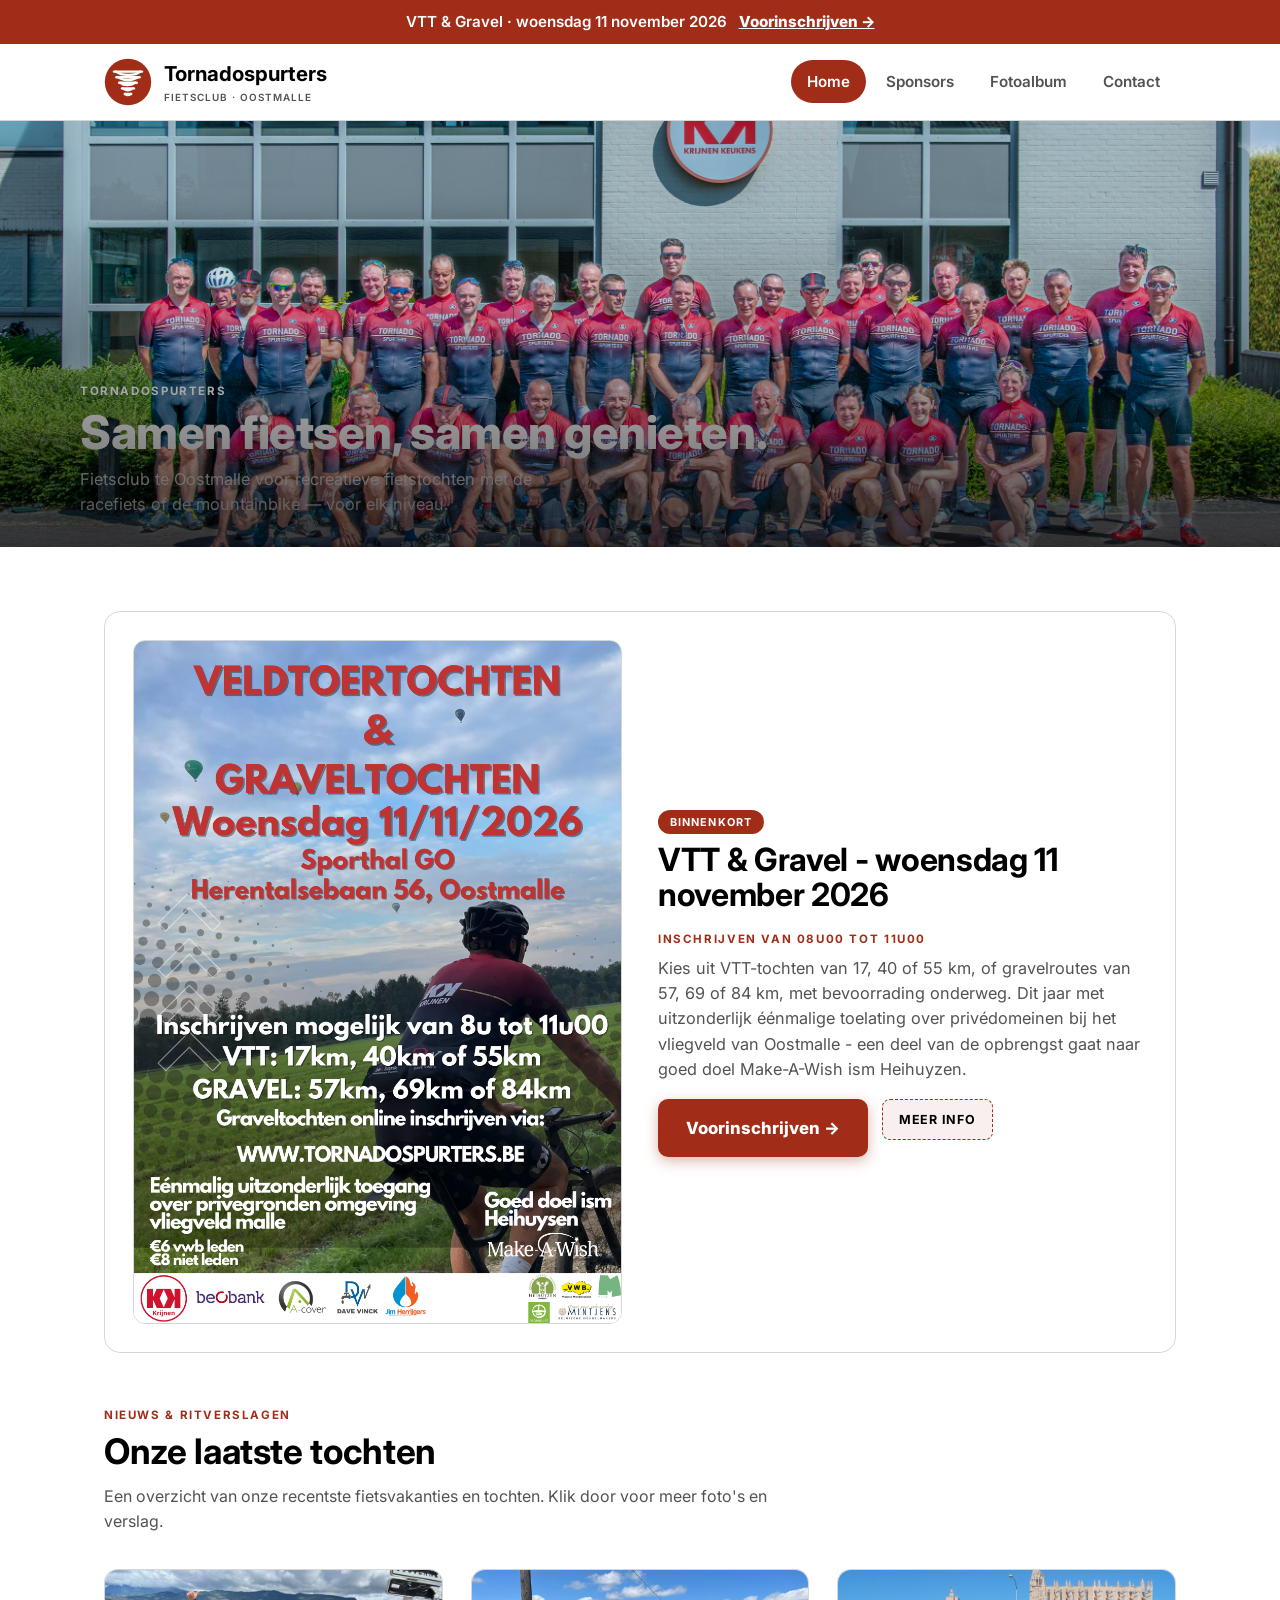
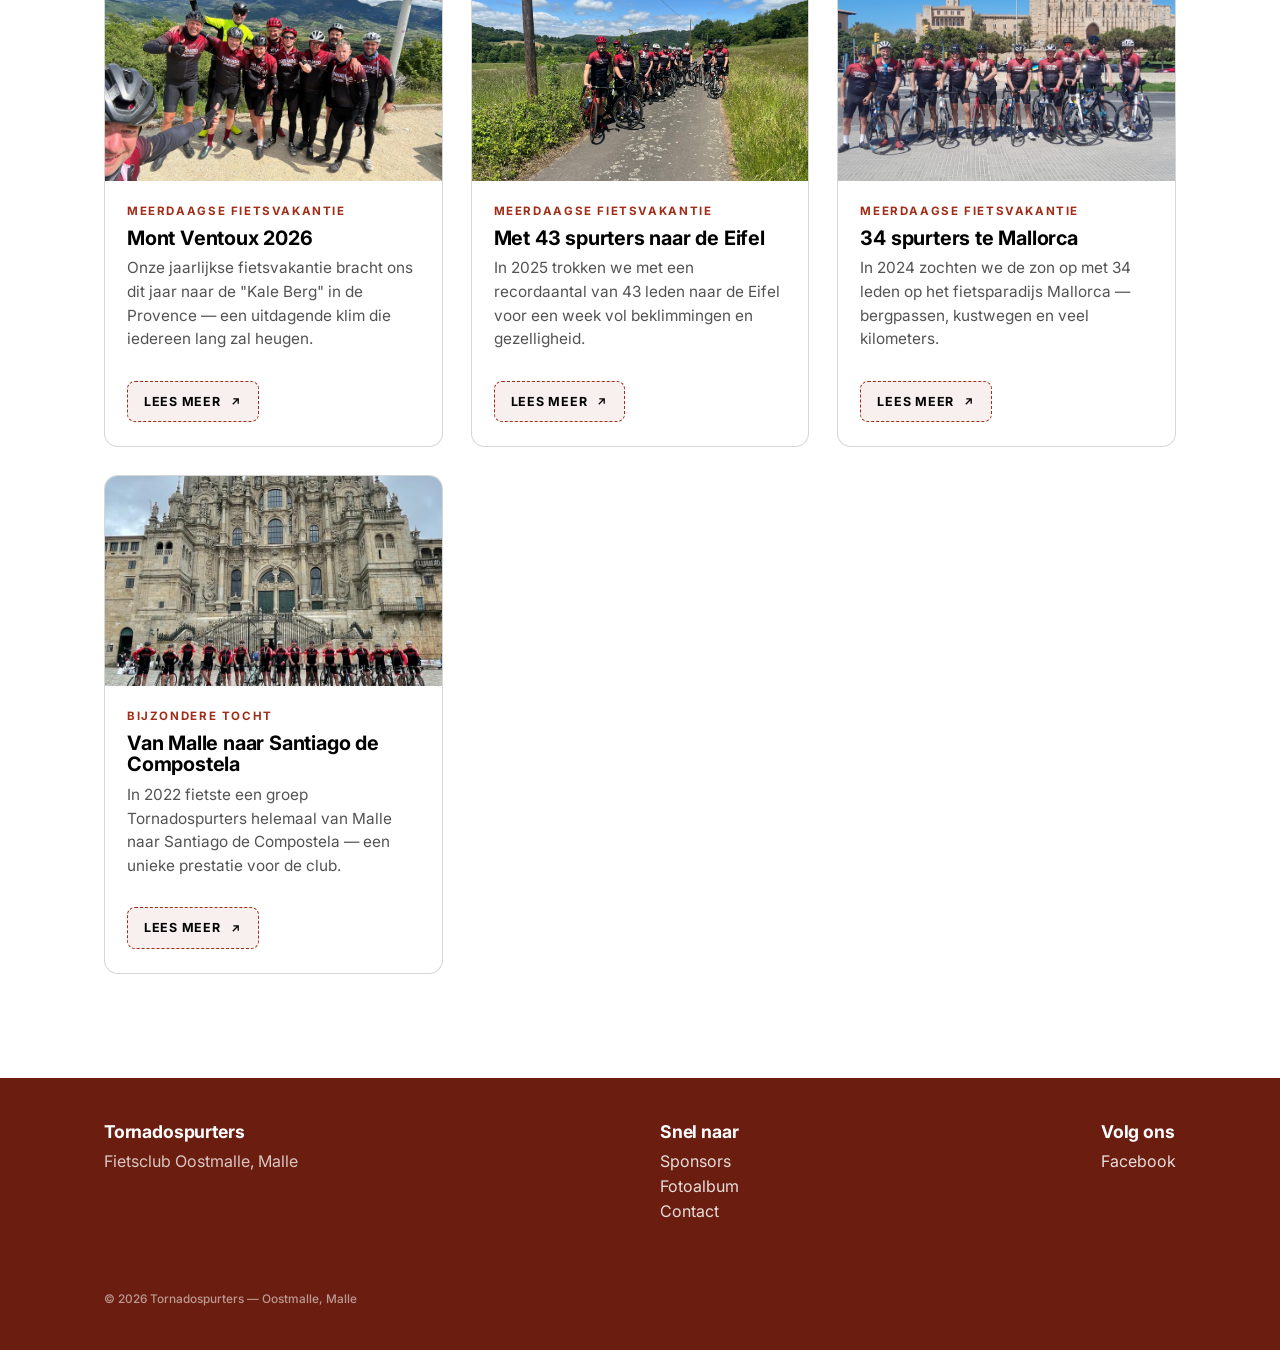
<file: index.html>
<!doctype html>
<html lang="nl">
<head>
<meta charset="utf-8">
<meta name="viewport" content="width=device-width, initial-scale=1.0">
<title>Tornadospurters — Fietsclub Oostmalle</title>
<meta name="description" content="Tornadospurters: fietsclub te Oostmalle voor recreatieve fietstochten met racefiets of mountainbike.">
<link rel="stylesheet" href="style.css">
<link rel="icon" type="image/png" sizes="32x32" href="images/favicon-32.png">
<link rel="apple-touch-icon" href="images/favicon-180.png">
</head>
<body>

<div class="event-banner">
  VTT &amp; Gravel · woensdag 11 november 2026
  <a href="https://www.vbr-vlaanderen.be/voorinschrijvingen/inschrijvingsform_msp.php?event_id=19360" target="_blank" rel="noopener noreferrer">Voorinschrijven →</a>
</div>
  
<header class="site-header">
  <div class="wrap">
    <a href="index.html" class="brand">
      <img class="mark" src="images/logo-tornado.svg" alt="">
      <span>Tornadospurters<small>Fietsclub · Oostmalle</small></span>
    </a>
    <button class="nav-toggle" aria-label="Menu openen" aria-expanded="false"><span></span><span></span><span></span></button>
    <nav class="main-nav">
      <a href="index.html" class="active">Home</a>
      <a href="sponsors.html">Sponsors</a>
      <a href="fotoalbum.html">Fotoalbum</a>
      <a href="contact.html">Contact</a>
    </nav>
  </div>
</header>

<section class="hero" style="padding:0;">
  <img src="images/Groepsfoto 11-6-2023 150dpi.png" alt="De Tornadospurters op groepsfoto voor het KK-gebouw">
  <div class="hero-copy">
    <div class="wrap">
      <span class="eyebrow">Tornadospurters</span>
      <h1>Samen fietsen, samen genieten.</h1>
      <p>Fietsclub te Oostmalle voor recreatieve fietstochten met de racefiets of de mountainbike — voor elk niveau.</p>
    </div>
  </div>
</section>

<section>
  <div class="wrap">

    <div class="featured-post">
      <div class="thumb"><img src="../images/VTT2026/Poster Gravel en VTT 2026.png" alt="Overzicht van de VTT- en graveltrajecten 2026"></div>
      <div>
        <span class="badge">Binnenkort</span>
        <h2>VTT &amp; Gravel - woensdag 11 november 2026</h2>
        <span class="eyebrow">Inschrijven van 08u00 tot 11u00</span>
        <p>Kies uit VTT-tochten van 17, 40 of 55 km, of gravelroutes van 57, 69 of 84 km, met bevoorrading onderweg. 
          Dit jaar met uitzonderlijk éénmalige toelating over privédomeinen bij het vliegveld van Oostmalle - 
          een deel van de opbrengst gaat naar goed doel Make-A-Wish ism Heihuyzen.</p>

<div class="cta-row">
  <a class="btn-primary" href="https://www.vbr-vlaanderen.be/voorinschrijvingen/inschrijvingsform_msp.php?event_id=19360" target="_blank" rel="noopener noreferrer">Voorinschrijven →</a>
  <a class="ticket-btn" href="nieuws/vtt-gravel-2026.html">Meer info</a>
</div>

      </div>
    </div>

    <div class="section-head">
      <span class="eyebrow">Nieuws &amp; ritverslagen</span>
      <h2>Onze laatste tochten</h2>
      <p>Een overzicht van onze recentste fietsvakanties en tochten. Klik door voor meer foto's en verslag.</p>
    </div>

    <div class="card-grid">

      <article class="post-card">
        <div class="thumb"><img src="../images/WhatsApp Image 2026-05-15 at 11.31.21.jpeg" alt="Tornadospurters op de Mont Ventoux 2026"></div>
        <div class="body">
          <span class="eyebrow">Meerdaagse fietsvakantie</span>
          <h3>Mont Ventoux 2026</h3>
          <p>Onze jaarlijkse fietsvakantie bracht ons dit jaar naar de "Kale Berg" in de Provence — een uitdagende klim die iedereen lang zal heugen.</p>
          <a class="ticket-btn" href="nieuws/ventoux-2026.html">
            Lees meer
            <svg viewBox="0 0 24 24" fill="none" stroke="currentColor" stroke-width="2.4"><path d="M7 17 17 7M8 7h9v9"/></svg>
          </a>
        </div>
      </article>

      <article class="post-card">
        <div class="thumb"><img src="../images/WhatsApp Image 2025-05-30 at 16.43.11.jpeg" alt="Tornadospurters in de Eifel 2025"></div>
        <div class="body">
          <span class="eyebrow">Meerdaagse fietsvakantie</span>
          <h3>Met 43 spurters naar de Eifel</h3>
          <p>In 2025 trokken we met een recordaantal van 43 leden naar de Eifel voor een week vol beklimmingen en gezelligheid.</p>
          <a class="ticket-btn" href="nieuws/eifel-2025.html">
            Lees meer
            <svg viewBox="0 0 24 24" fill="none" stroke="currentColor" stroke-width="2.4"><path d="M7 17 17 7M8 7h9v9"/></svg>
          </a>
        </div>
      </article>

      <article class="post-card">
        <div class="thumb"><img src="../images/1 (124).jpg" alt="Tornadospurters op Mallorca 2024"></div>
        <div class="body">
          <span class="eyebrow">Meerdaagse fietsvakantie</span>
          <h3>34 spurters te Mallorca</h3>
          <p>In 2024 zochten we de zon op met 34 leden op het fietsparadijs Mallorca — bergpassen, kustwegen en veel kilometers.</p>
          <a class="ticket-btn" href="nieuws/mallorca-2024.html">
            Lees meer
            <svg viewBox="0 0 24 24" fill="none" stroke="currentColor" stroke-width="2.4"><path d="M7 17 17 7M8 7h9v9"/></svg>
          </a>
        </div>
      </article>

      <article class="post-card">
        <div class="thumb"><img src="../images/PHOTO-2022-06-06-16-16-24 (1).jpg" alt="Onderweg naar Santiago de Compostela"></div>
        <div class="body">
          <span class="eyebrow">Bijzondere tocht</span>
          <h3>Van Malle naar Santiago de Compostela</h3>
          <p>In 2022 fietste een groep Tornadospurters helemaal van Malle naar Santiago de Compostela — een unieke prestatie voor de club.</p>
          <a class="ticket-btn" href="nieuws/santiago-2022.html">
            Lees meer
            <svg viewBox="0 0 24 24" fill="none" stroke="currentColor" stroke-width="2.4"><path d="M7 17 17 7M8 7h9v9"/></svg>
          </a>
        </div>
      </article>

    </div>
 </div>
</section>

<footer>
  <div class="wrap">
    <div>
      <h4>Tornadospurters</h4>
      <p style="color:rgba(255,255,255,.75)">Fietsclub Oostmalle, Malle</p>
    </div>
    <div>
      <h4>Snel naar</h4>
      <p><a href="sponsors.html">Sponsors</a><br><a href="fotoalbum.html">Fotoalbum</a><br><a href="contact.html">Contact</a></p>
    </div>
    <div>
      <h4>Volg ons</h4>
      <p><a href="https://facebook.com/tornadospurters" target="_blank" rel="noopener noreferrer">Facebook</a></p>
    </div>
    <p class="fine">© <span id="year"></span> Tornadospurters — Oostmalle, Malle</p>
  </div>
</footer>

<script src="script.js"></script>
<script>document.getElementById('year').textContent = new Date().getFullYear();</script>
</body>
</html>
</file>
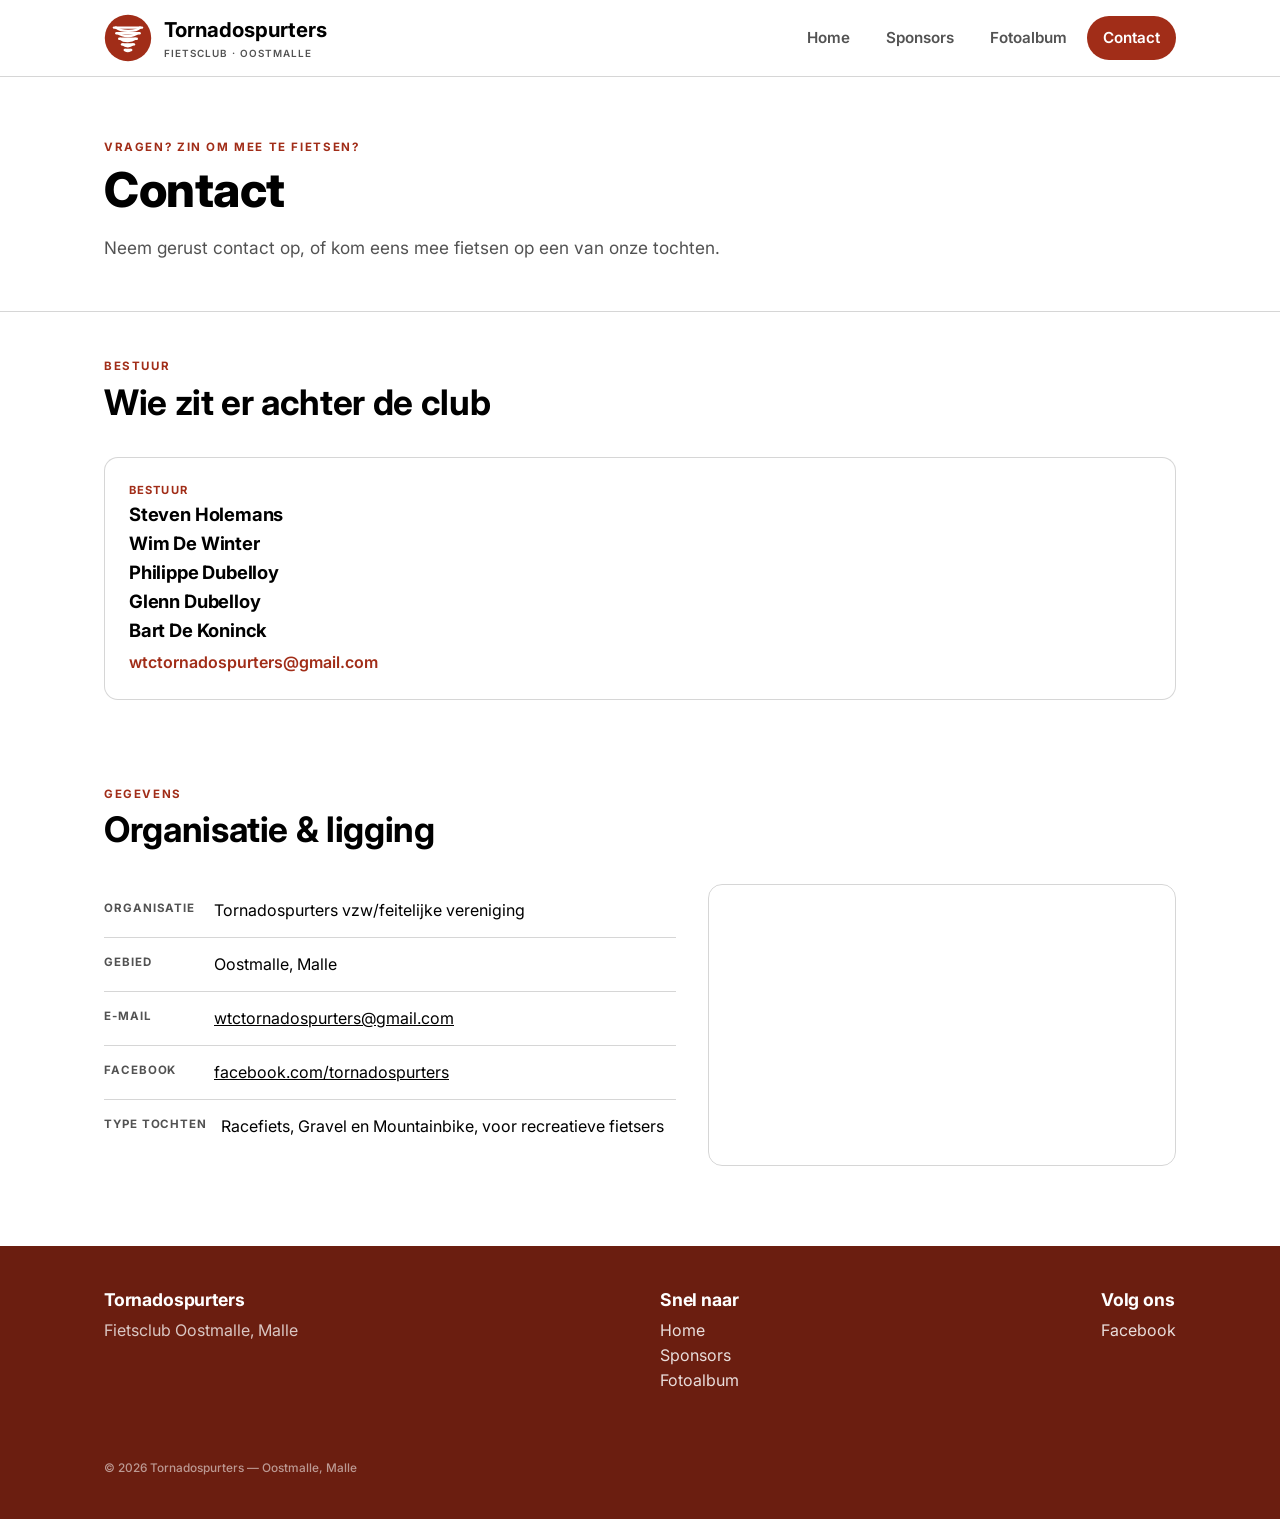
<file: contact.html>
<!doctype html>
<html lang="nl">
<head>
<meta charset="utf-8">
<meta name="viewport" content="width=device-width, initial-scale=1.0">
<title>Contact — Tornadospurters</title>
<meta name="description" content="Bestuur en contactgegevens van Tornadospurters, fietsclub Oostmalle.">
<link rel="stylesheet" href="style.css">
<link rel="icon" type="image/png" sizes="32x32" href="images/favicon-32.png">
<link rel="apple-touch-icon" href="images/favicon-180.png">
</head>
<body>

<header class="site-header">
  <div class="wrap">
    <a href="index.html" class="brand">
      <img class="mark" src="images/logo-tornado.svg" alt="">
      <span>Tornadospurters<small>Fietsclub · Oostmalle</small></span>
    </a>
    <button class="nav-toggle" aria-label="Menu openen" aria-expanded="false"><span></span><span></span><span></span></button>
    <nav class="main-nav">
      <a href="index.html">Home</a>
      <a href="sponsors.html">Sponsors</a>
      <a href="fotoalbum.html">Fotoalbum</a>
      <a href="contact.html" class="active">Contact</a>
    </nav>
  </div>
</header>

<div class="page-hero">
  <div class="wrap">
    <span class="eyebrow">Vragen? Zin om mee te fietsen?</span>
    <h1>Contact</h1>
    <p>Neem gerust contact op, of kom eens mee fietsen op een van onze tochten.</p>
  </div>
</div>

<section class="tight">
  <div class="wrap">
    <div class="section-head">
      <span class="eyebrow">Bestuur</span>
      <h2>Wie zit er achter de club</h2>
    </div>
    <div class="board-grid">

      <div class="board-card">
        <span class="role">Bestuur</span>
        <h3>Steven Holemans</h3>
        <h3>Wim De Winter</h3>
        <h3>Philippe Dubelloy</h3>
        <h3>Glenn Dubelloy</h3>
        <h3>Bart De Koninck</h3>
        <a href="mailto:wtctornadospurters@gmail.com">wtctornadospurters@gmail.com</a>
      </div>

      
    </div>
  </div>
</section>

<section class="tight">
  <div class="wrap">
    <div class="section-head">
      <span class="eyebrow">Gegevens</span>
      <h2>Organisatie &amp; ligging</h2>
    </div>

    <div class="contact-panel">
      <ul class="info-list">
        <li><span class="label">Organisatie</span><span>Tornadospurters vzw/feitelijke vereniging</span></li>
        <li><span class="label">Gebied</span><span>Oostmalle, Malle</span></li>
        <li><span class="label">E-mail</span><span><a href="mailto:wtctornadospurters@gmail.com">wtctornadospurters@gmail.com</a></span></li>
        <li><span class="label">Facebook</span><span><a href="https://facebook.com/tornadospurters" target="_blank" rel="noopener noreferrer">facebook.com/tornadospurters</a></span></li>
        <li><span class="label">Type tochten</span><span>Racefiets, Gravel en Mountainbike, voor recreatieve fietsers</span></li>
      </ul>
      <div class="map-frame">
        <iframe title="Ligging Oostmalle" loading="lazy" src="https://www.google.com/maps?q=Oostmalle+Malle&output=embed"></iframe>
      </div>
    </div>
  </div>
</section>

<footer>
  <div class="wrap">
    <div>
      <h4>Tornadospurters</h4>
      <p style="color:rgba(255,255,255,.75)">Fietsclub Oostmalle, Malle</p>
    </div>
    <div>
      <h4>Snel naar</h4>
      <p><a href="index.html">Home</a><br><a href="sponsors.html">Sponsors</a><br><a href="fotoalbum.html">Fotoalbum</a></p>
    </div>
    <div>
      <h4>Volg ons</h4>
      <p><a href="https://facebook.com/tornadospurters" target="_blank" rel="noopener noreferrer">Facebook</a></p>
    </div>
    <p class="fine">© <span id="year"></span> Tornadospurters — Oostmalle, Malle</p>
  </div>
</footer>

<script src="script.js"></script>
<script>document.getElementById('year').textContent = new Date().getFullYear();</script>
</body>
</html>
</file>
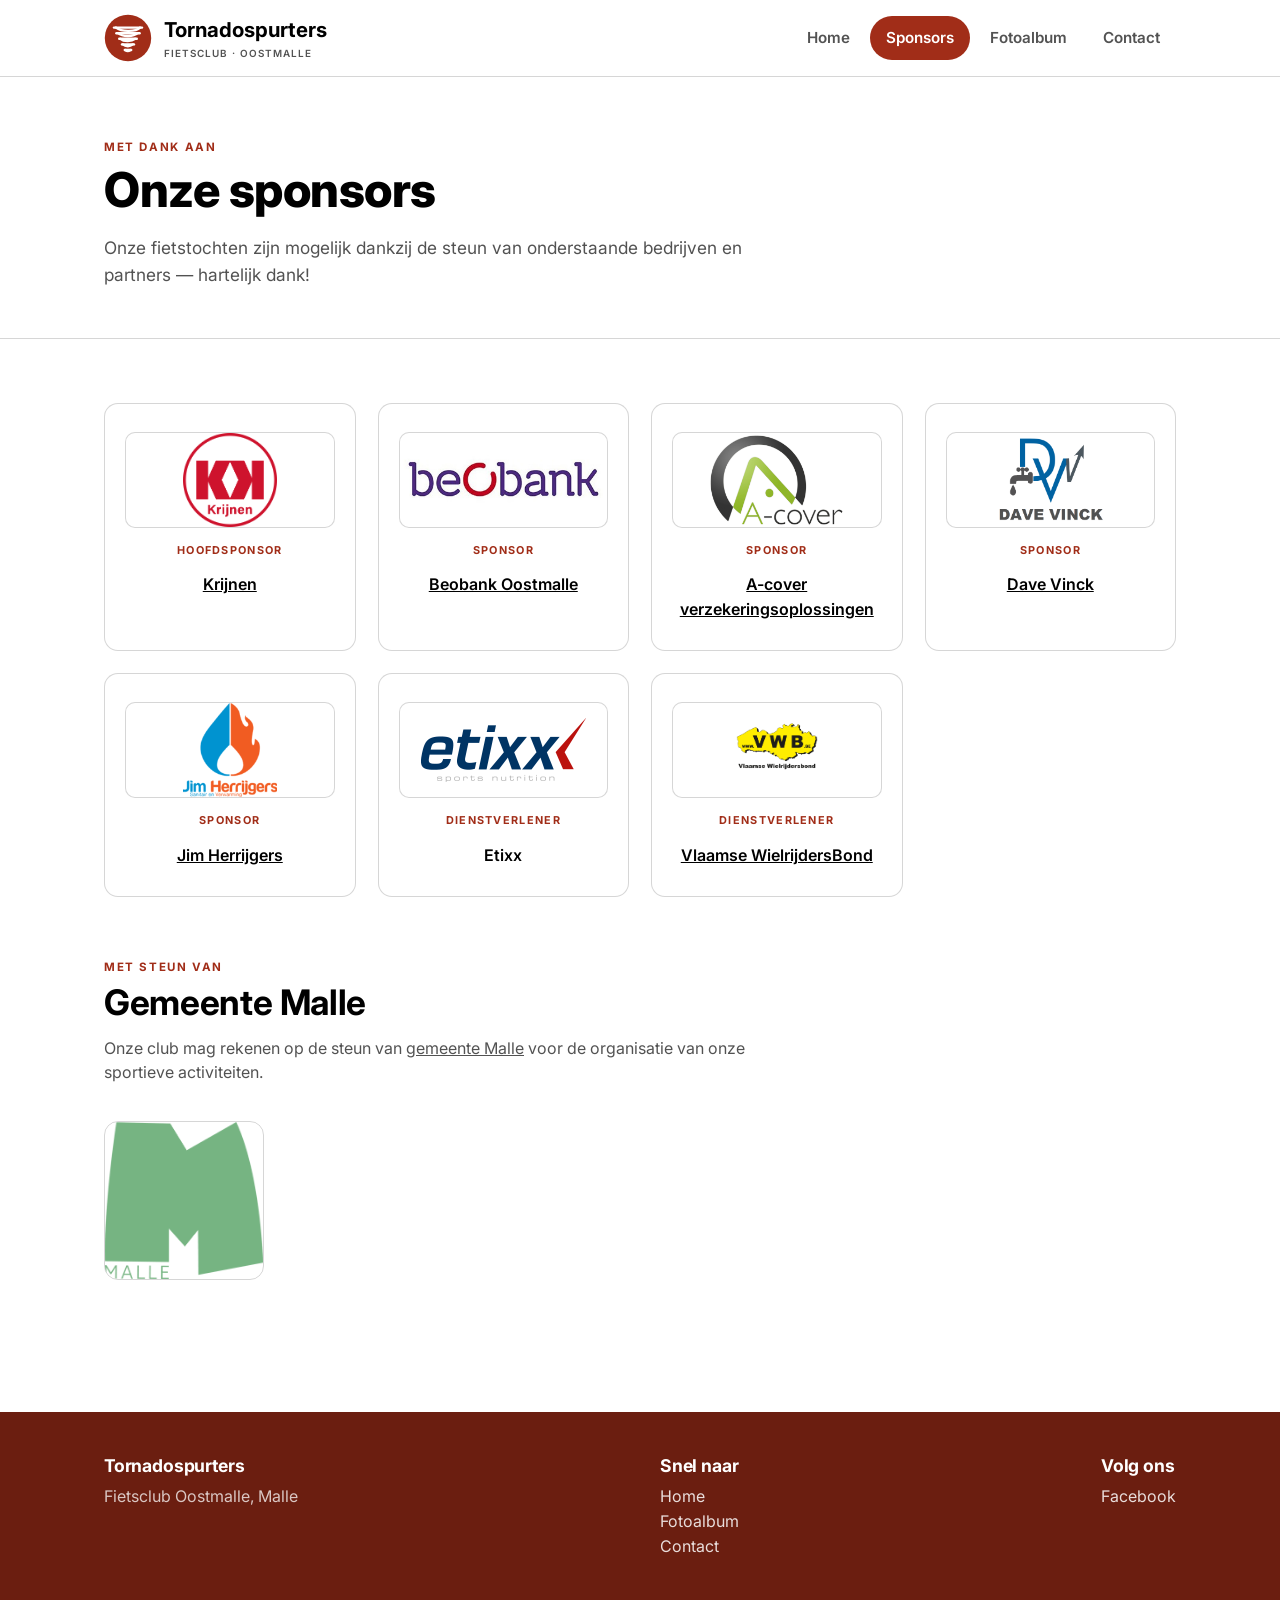
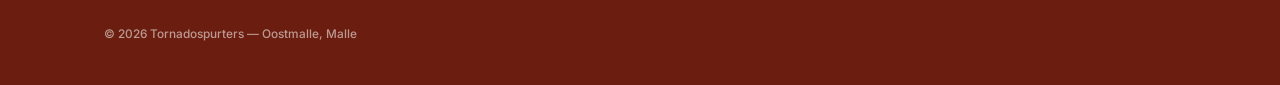
<file: sponsors.html>
<!doctype html>
<html lang="nl">
<head>
<meta charset="utf-8">
<meta name="viewport" content="width=device-width, initial-scale=1.0">
<title>Sponsors — Tornadospurters</title>
<meta name="description" content="Onze sponsors — Tornadospurters, fietsclub Oostmalle.">
<link rel="stylesheet" href="style.css">
<link rel="icon" type="image/png" sizes="32x32" href="images/favicon-32.png">
<link rel="apple-touch-icon" href="images/favicon-180.png">
</head>
<body>

<header class="site-header">
  <div class="wrap">
    <a href="index.html" class="brand">
      <img class="mark" src="images/logo-tornado.svg" alt="">
      <span>Tornadospurters<small>Fietsclub · Oostmalle</small></span>
    </a>
    <button class="nav-toggle" aria-label="Menu openen" aria-expanded="false"><span></span><span></span><span></span></button>
    <nav class="main-nav">
      <a href="index.html">Home</a>
      <a href="sponsors.html" class="active">Sponsors</a>
      <a href="fotoalbum.html">Fotoalbum</a>
      <a href="contact.html">Contact</a>
    </nav>
  </div>
</header>

<div class="page-hero">
  <div class="wrap">
    <span class="eyebrow">Met dank aan</span>
    <h1>Onze sponsors</h1>
    <p>Onze fietstochten zijn mogelijk dankzij de steun van onderstaande bedrijven en partners — hartelijk dank!</p>
  </div>
</div>

<section>
  <div class="wrap">
    <div class="sponsor-grid">

      <div class="sponsor-card">
        <div class="sponsor-logo">
          <img src="../images/Sponsors/LOGO-WEB-ROOD.png" alt="Krijnen" style="max-width:100%;max-height:100%;object-fit:contain;">
        </div>
        <span class="sponsor-tier">Hoofdsponsor</span>
        <div class="name"><a href="https://krijnen.be/" target="_blank" rel="noopener noreferrer">Krijnen</a></div>
      </div>

      <div class="sponsor-card">
        <div class="sponsor-logo">
          <img src="../images/Sponsors/beobank-logo.jpg" alt="BeoBank" style="max-width:100%;max-height:100%;object-fit:contain;">
        </div>
        <span class="sponsor-tier">Sponsor</span>
        <div class="name"><a href="https://www.zakenkantoorpaulpeeters.be" target="_blank" rel="noopener noreferrer">Beobank Oostmalle</a></div>
      </div>

      <div class="sponsor-card">
        <div class="sponsor-logo">
          <img src="../images/Sponsors/A-cover-sfx-big.jpg" alt="Acover" style="max-width:100%;max-height:100%;object-fit:contain;">
        </div>
        <span class="sponsor-tier">Sponsor</span>
        <div class="name"><a href="https://www.a-cover.be/" target="_blank" rel="noopener noreferrer">A-cover verzekeringsoplossingen</a></div>
      </div>

      <div class="sponsor-card">
        <div class="sponsor-logo">
          <img src="../images/Sponsors/DaveVinck.png" alt="DaveVinck" style="max-width:100%;max-height:100%;object-fit:contain;">
        </div>
        <span class="sponsor-tier">Sponsor</span>
        <div class="name"><a href="https://www.malle.be/bedrijven/detail/681/vinck-dave" target="_blank" rel="noopener noreferrer">Dave Vinck</a></div>
      </div>

      <div class="sponsor-card">
        <div class="sponsor-logo">
          <img src="../images/Sponsors/JimHerrijgers.png" alt="Jim Herrijgers" style="max-width:100%;max-height:100%;object-fit:contain;">
        </div>
        <span class="sponsor-tier">Sponsor</span>
        <div class="name"><a href="https://www.jim-herrijgers.be/" target="_blank" rel="noopener noreferrer">Jim Herrijgers</a></div>
      </div>

      <div class="sponsor-card">
        <div class="sponsor-logo">
          <img src="../images/Sponsors/etixx.png" alt="Etixx" style="max-width:100%;max-height:100%;object-fit:contain;">
        </div>
        <span class="sponsor-tier">Dienstverlener</span>
        <div class="name">Etixx</div>
      </div>

      <div class="sponsor-card">
        <div class="sponsor-logo">
          <img src="../images/Sponsors/Logo VWB - zonder achtergrond.png" alt="VWB" style="max-width:100%;max-height:100%;object-fit:contain;">
        </div>
        <span class="sponsor-tier">Dienstverlener</span>
        <div class="name"><a href="https://www.vwb.be/" target="_blank" rel="noopener noreferrer">Vlaamse WielrijdersBond</a></div>
      </div>

    </div>

    <div class="section-head" style="margin-top:56px;">
      <span class="eyebrow">Met steun van</span>
      <h2>Gemeente Malle</h2>
      <p>Onze club mag rekenen op de steun van <a href="https://www.malle.be/thema/3625/sport" target="_blank" rel="noopener noreferrer">gemeente Malle</a> voor de organisatie van onze sportieve activiteiten.</p>
    </div>
    <div class="article-image" style="max-width:160px;">
      <img src="../images/Sponsors/logo_malle.png" alt="Steun van gemeente Malle">
    </div>
 </div>
</section>

<footer>
  <div class="wrap">
    <div>
      <h4>Tornadospurters</h4>
      <p style="color:rgba(255,255,255,.75)">Fietsclub Oostmalle, Malle</p>
    </div>
    <div>
      <h4>Snel naar</h4>
      <p><a href="index.html">Home</a><br><a href="fotoalbum.html">Fotoalbum</a><br><a href="contact.html">Contact</a></p>
    </div>
    <div>
      <h4>Volg ons</h4>
      <p><a href="https://facebook.com/tornadospurters" target="_blank" rel="noopener noreferrer">Facebook</a></p>
    </div>
    <p class="fine">© <span id="year"></span> Tornadospurters — Oostmalle, Malle</p>
  </div>
</footer>

<script src="script.js"></script>
<script>document.getElementById('year').textContent = new Date().getFullYear();</script>
</body>
</html>
</file>
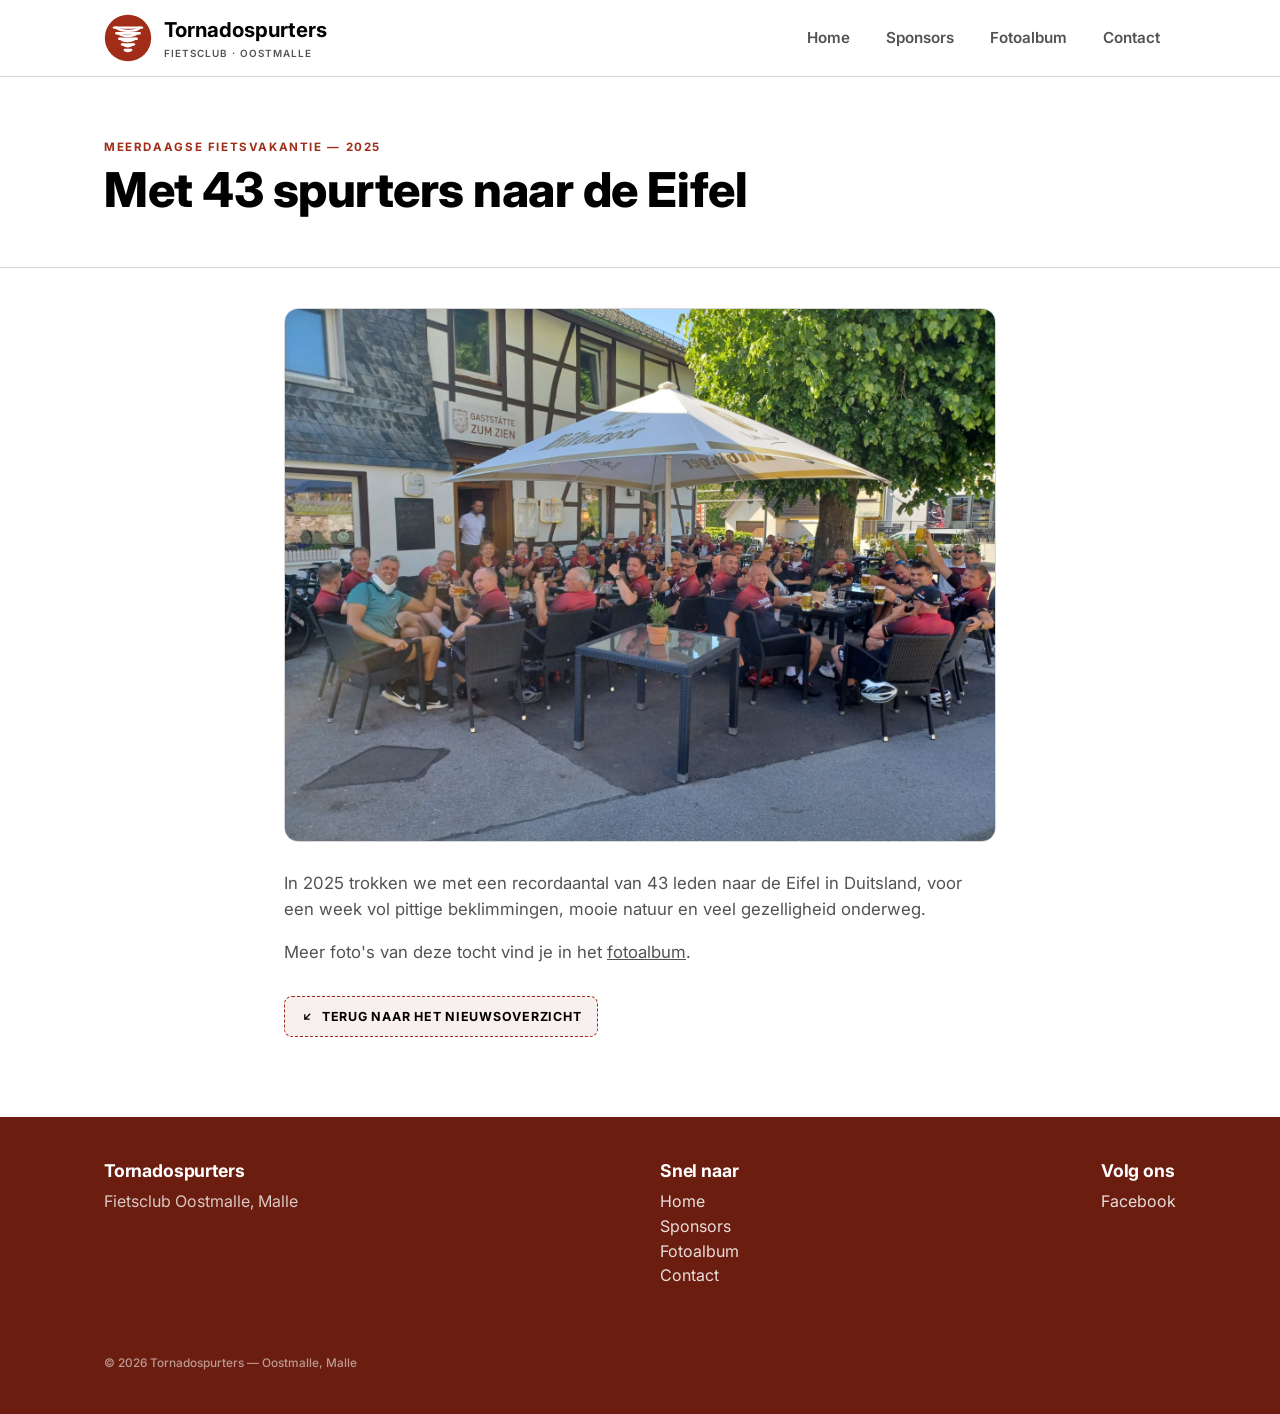
<file: nieuws/eifel-2025.html>
<!doctype html>
<html lang="nl">
<head>
<meta charset="utf-8">
<meta name="viewport" content="width=device-width, initial-scale=1.0">
<title>Met 43 spurters naar de Eifel — Tornadospurters</title>
<meta name="description" content="Onze fietsvakantie naar de Eifel in 2025, met 43 leden.">
<link rel="stylesheet" href="../style.css">
<link rel="icon" type="image/png" sizes="32x32" href="../images/favicon-32.png">
<link rel="apple-touch-icon" href="../images/favicon-180.png">
</head>
<body>

<header class="site-header">
  <div class="wrap">
    <a href="../index.html" class="brand">
      <img class="mark" src="../images/logo-tornado.svg" alt="">
      <span>Tornadospurters<small>Fietsclub · Oostmalle</small></span>
    </a>
    <button class="nav-toggle" aria-label="Menu openen" aria-expanded="false"><span></span><span></span><span></span></button>
    <nav class="main-nav">
      <a href="../index.html">Home</a>
      <a href="../sponsors.html">Sponsors</a>
      <a href="../fotoalbum.html">Fotoalbum</a>
      <a href="../contact.html">Contact</a>
    </nav>
  </div>
</header>

<div class="page-hero">
  <div class="wrap">
    <span class="eyebrow">Meerdaagse fietsvakantie — 2025</span>
    <h1>Met 43 spurters naar de Eifel</h1>
  </div>
</div>

<section class="tight">
  <div class="wrap article">
    <div class="article-image"><img src="../images/Eifel2025/WhatsApp Image 2025-05-30 at 17.13.48.jpeg" alt="Met 43 spurters naar de Eifel"></div>
    <div class="article-body">
      <p>In 2025 trokken we met een recordaantal van 43 leden naar de Eifel in Duitsland, voor een week vol pittige beklimmingen, mooie natuur en veel gezelligheid onderweg.</p>
      <p>Meer foto's van deze tocht vind je in het <a href="../fotoalbum.html">fotoalbum</a>.</p>
    </div>
    <a class="ticket-btn" href="../index.html">
      <svg viewBox="0 0 24 24" fill="none" stroke="currentColor" stroke-width="2.4"><path d="M17 7 7 17M16 17H7V8"/></svg>
      Terug naar het nieuwsoverzicht
    </a>
  </div>
</section>

<footer>
  <div class="wrap">
    <div>
      <h4>Tornadospurters</h4>
      <p style="color:rgba(255,255,255,.75)">Fietsclub Oostmalle, Malle</p>
    </div>
    <div>
      <h4>Snel naar</h4>
      <p><a href="../index.html">Home</a><br><a href="../sponsors.html">Sponsors</a><br><a href="../fotoalbum.html">Fotoalbum</a><br><a href="../contact.html">Contact</a></p>
    </div>
    <div>
      <h4>Volg ons</h4>
      <p><a href="https://facebook.com/tornadospurters" target="_blank" rel="noopener noreferrer">Facebook</a></p>
    </div>
    <p class="fine">© <span id="year"></span> Tornadospurters — Oostmalle, Malle</p>
  </div>
</footer>

<script src="../script.js"></script>
<script>document.getElementById('year').textContent = new Date().getFullYear();</script>
</body>
</html>
</file>
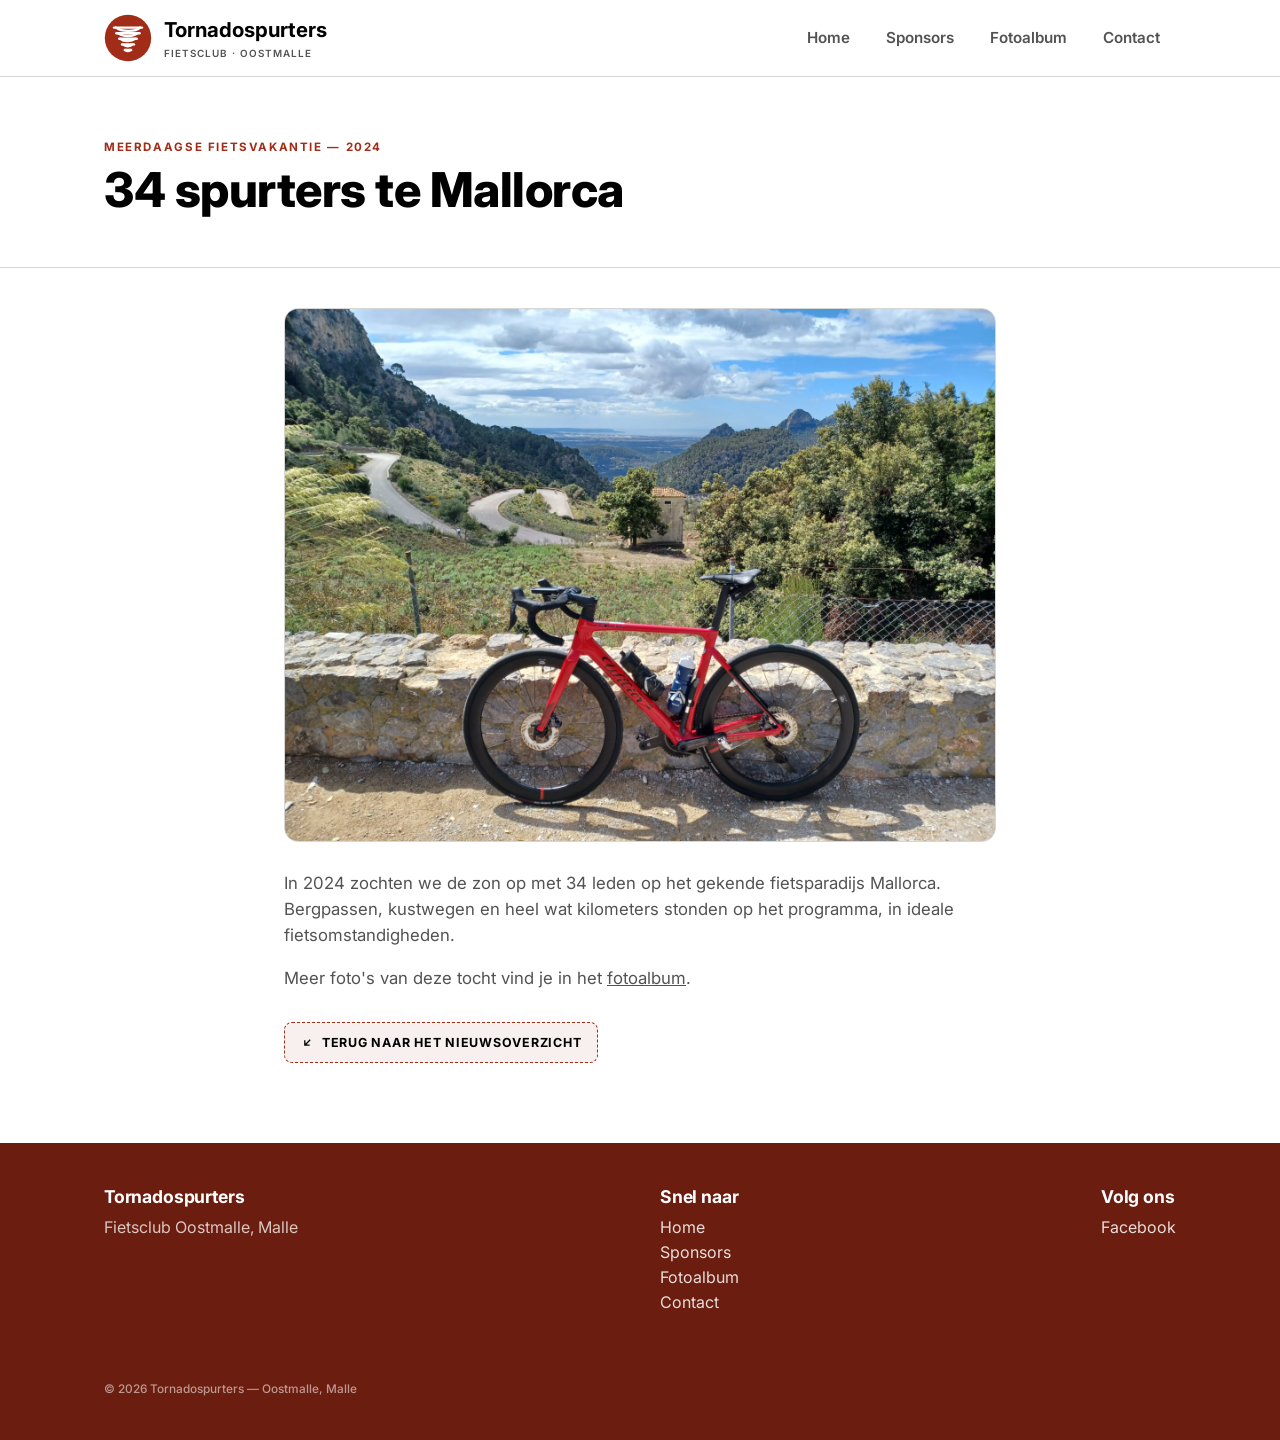
<file: nieuws/mallorca-2024.html>
<!doctype html>
<html lang="nl">
<head>
<meta charset="utf-8">
<meta name="viewport" content="width=device-width, initial-scale=1.0">
<title>34 spurters te Mallorca — Tornadospurters</title>
<meta name="description" content="Onze fietsvakantie naar Mallorca in 2024, met 34 leden.">
<link rel="stylesheet" href="../style.css">
<link rel="icon" type="image/png" sizes="32x32" href="../images/favicon-32.png">
<link rel="apple-touch-icon" href="../images/favicon-180.png">
</head>
<body>

<header class="site-header">
  <div class="wrap">
    <a href="../index.html" class="brand">
      <img class="mark" src="../images/logo-tornado.svg" alt="">
      <span>Tornadospurters<small>Fietsclub · Oostmalle</small></span>
    </a>
    <button class="nav-toggle" aria-label="Menu openen" aria-expanded="false"><span></span><span></span><span></span></button>
    <nav class="main-nav">
      <a href="../index.html">Home</a>
      <a href="../sponsors.html">Sponsors</a>
      <a href="../fotoalbum.html">Fotoalbum</a>
      <a href="../contact.html">Contact</a>
    </nav>
  </div>
</header>

<div class="page-hero">
  <div class="wrap">
    <span class="eyebrow">Meerdaagse fietsvakantie — 2024</span>
    <h1>34 spurters te Mallorca</h1>
  </div>
</div>

<section class="tight">
  <div class="wrap article">
    <div class="article-image"><img src="../images/Mallorca2024/1 (16).jpg" alt="34 spurters te Mallorca"></div>
    <div class="article-body">
      <p>In 2024 zochten we de zon op met 34 leden op het gekende fietsparadijs Mallorca. Bergpassen, kustwegen en heel wat kilometers stonden op het programma, in ideale fietsomstandigheden.</p>
      <p>Meer foto's van deze tocht vind je in het <a href="../fotoalbum.html">fotoalbum</a>.</p>
    </div>
    <a class="ticket-btn" href="../index.html">
      <svg viewBox="0 0 24 24" fill="none" stroke="currentColor" stroke-width="2.4"><path d="M17 7 7 17M16 17H7V8"/></svg>
      Terug naar het nieuwsoverzicht
    </a>
  </div>
</section>

<footer>
  <div class="wrap">
    <div>
      <h4>Tornadospurters</h4>
      <p style="color:rgba(255,255,255,.75)">Fietsclub Oostmalle, Malle</p>
    </div>
    <div>
      <h4>Snel naar</h4>
      <p><a href="../index.html">Home</a><br><a href="../sponsors.html">Sponsors</a><br><a href="../fotoalbum.html">Fotoalbum</a><br><a href="../contact.html">Contact</a></p>
    </div>
    <div>
      <h4>Volg ons</h4>
      <p><a href="https://facebook.com/tornadospurters" target="_blank" rel="noopener noreferrer">Facebook</a></p>
    </div>
    <p class="fine">© <span id="year"></span> Tornadospurters — Oostmalle, Malle</p>
  </div>
</footer>

<script src="../script.js"></script>
<script>document.getElementById('year').textContent = new Date().getFullYear();</script>
</body>
</html>
</file>
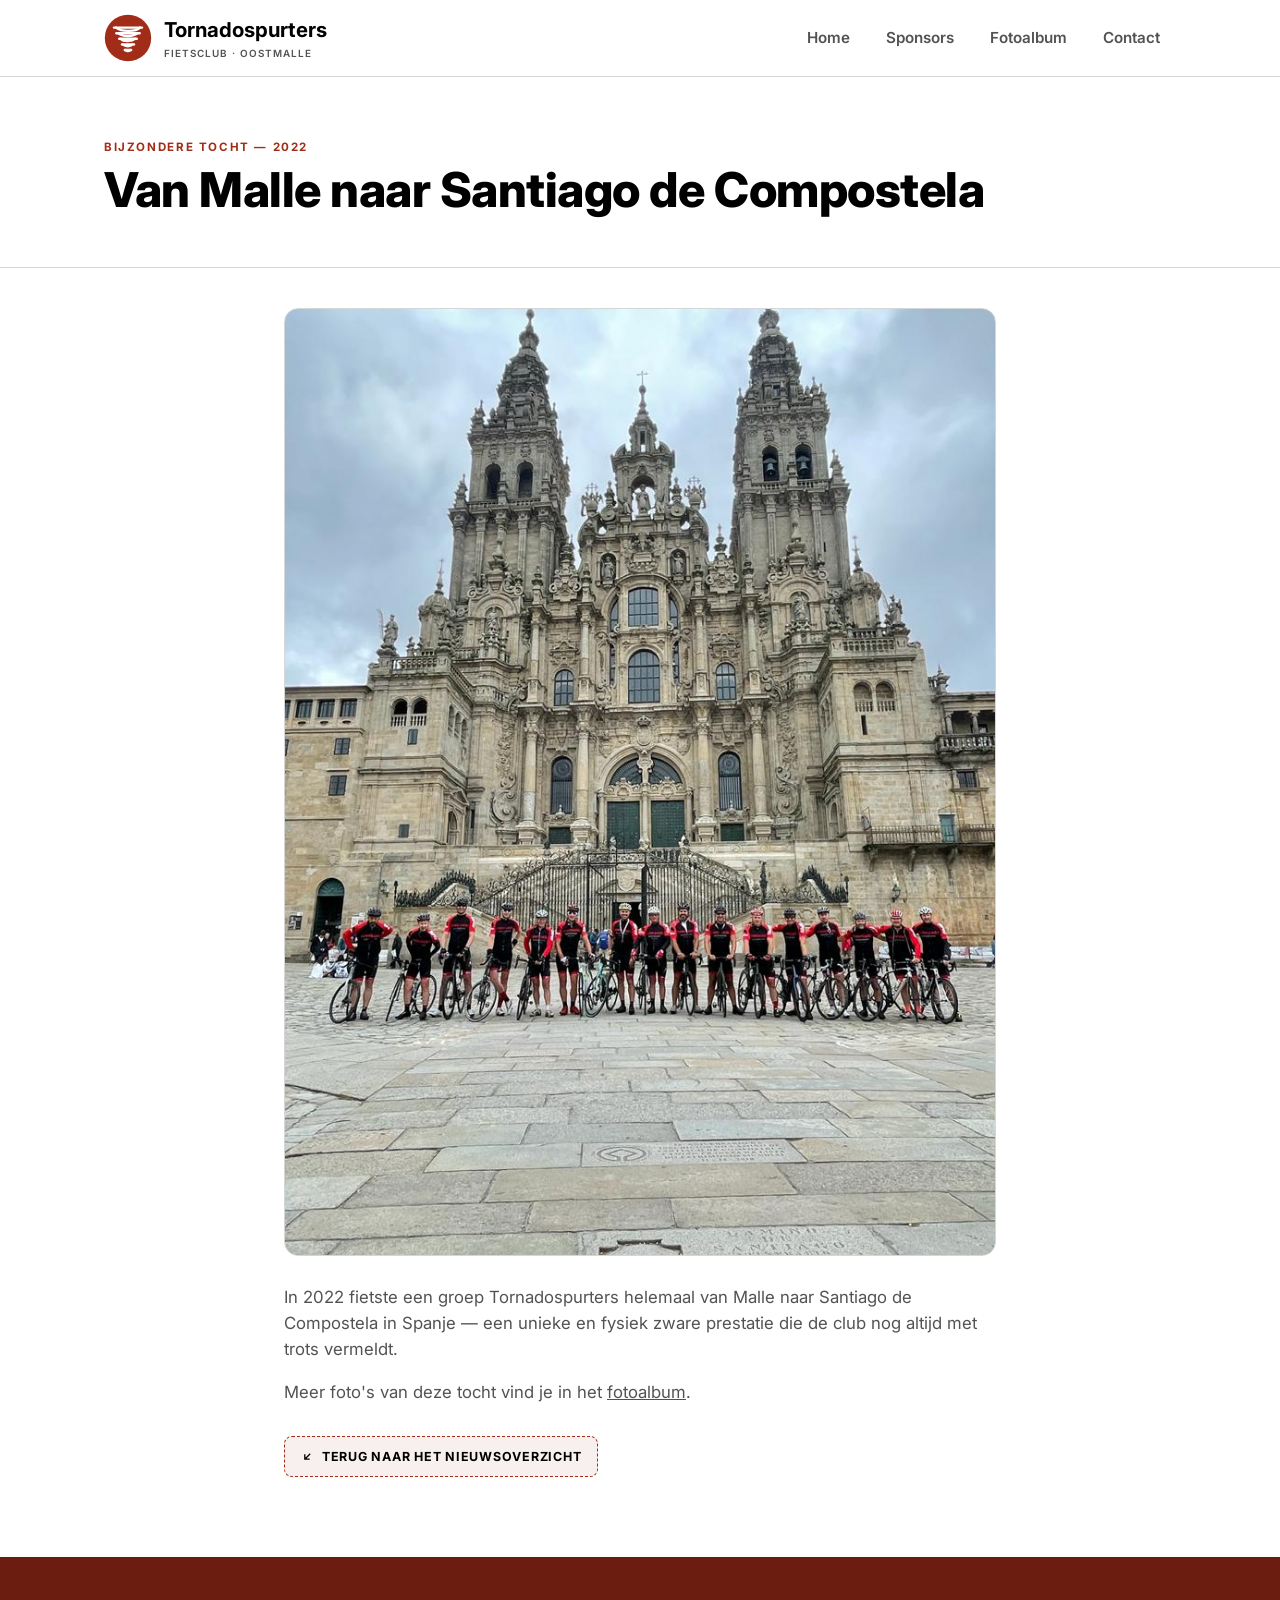
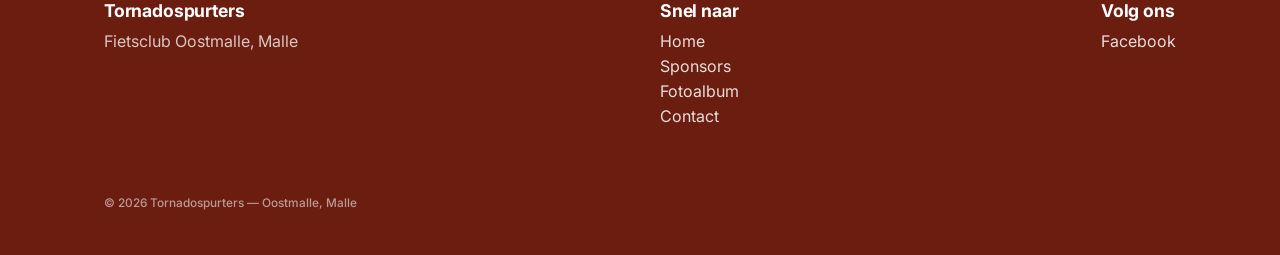
<file: nieuws/santiago-2022.html>
<!doctype html>
<html lang="nl">
<head>
<meta charset="utf-8">
<meta name="viewport" content="width=device-width, initial-scale=1.0">
<title>Van Malle naar Santiago de Compostela — Tornadospurters</title>
<meta name="description" content="Van Malle naar Santiago de Compostela, een unieke fietstocht van Tornadospurters in 2022.">
<link rel="stylesheet" href="../style.css">
<link rel="icon" type="image/png" sizes="32x32" href="../images/favicon-32.png">
<link rel="apple-touch-icon" href="../images/favicon-180.png">
</head>
<body>

<header class="site-header">
  <div class="wrap">
    <a href="../index.html" class="brand">
      <img class="mark" src="../images/logo-tornado.svg" alt="">
      <span>Tornadospurters<small>Fietsclub · Oostmalle</small></span>
    </a>
    <button class="nav-toggle" aria-label="Menu openen" aria-expanded="false"><span></span><span></span><span></span></button>
    <nav class="main-nav">
      <a href="../index.html">Home</a>
      <a href="../sponsors.html">Sponsors</a>
      <a href="../fotoalbum.html">Fotoalbum</a>
      <a href="../contact.html">Contact</a>
    </nav>
  </div>
</header>

<div class="page-hero">
  <div class="wrap">
    <span class="eyebrow">Bijzondere tocht — 2022</span>
    <h1>Van Malle naar Santiago de Compostela</h1>
  </div>
</div>

<section class="tight">
  <div class="wrap article">
    <div class="article-image"><img src="../images/Santiago/PHOTO-2022-06-06-16-16-24.jpg" alt="Van Malle naar Santiago de Compostela"></div>
    <div class="article-body">
      <p>In 2022 fietste een groep Tornadospurters helemaal van Malle naar Santiago de Compostela in Spanje — een unieke en fysiek zware prestatie die de club nog altijd met trots vermeldt.</p>
      <p>Meer foto's van deze tocht vind je in het <a href="../fotoalbum.html">fotoalbum</a>.</p>
    </div>
    <a class="ticket-btn" href="../index.html">
      <svg viewBox="0 0 24 24" fill="none" stroke="currentColor" stroke-width="2.4"><path d="M17 7 7 17M16 17H7V8"/></svg>
      Terug naar het nieuwsoverzicht
    </a>
  </div>
</section>

<footer>
  <div class="wrap">
    <div>
      <h4>Tornadospurters</h4>
      <p style="color:rgba(255,255,255,.75)">Fietsclub Oostmalle, Malle</p>
    </div>
    <div>
      <h4>Snel naar</h4>
      <p><a href="../index.html">Home</a><br><a href="../sponsors.html">Sponsors</a><br><a href="../fotoalbum.html">Fotoalbum</a><br><a href="../contact.html">Contact</a></p>
    </div>
    <div>
      <h4>Volg ons</h4>
      <p><a href="https://facebook.com/tornadospurters" target="_blank" rel="noopener noreferrer">Facebook</a></p>
    </div>
    <p class="fine">© <span id="year"></span> Tornadospurters — Oostmalle, Malle</p>
  </div>
</footer>

<script src="../script.js"></script>
<script>document.getElementById('year').textContent = new Date().getFullYear();</script>
</body>
</html>
</file>
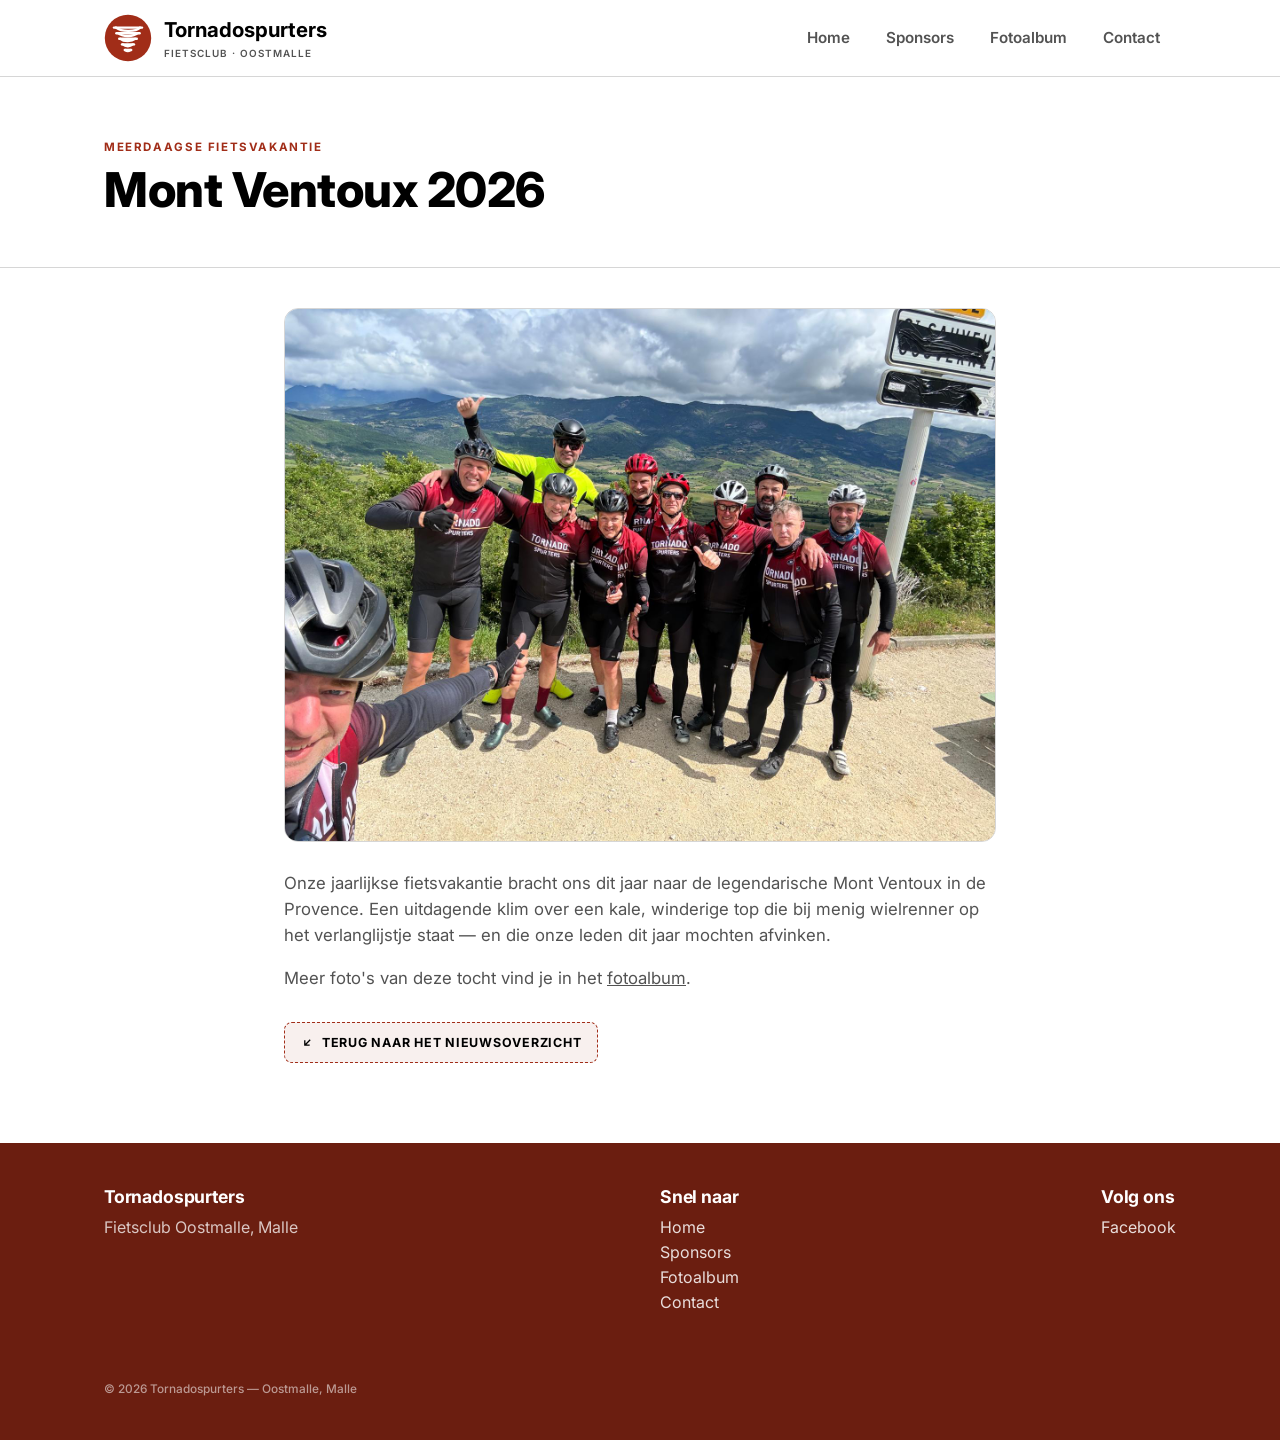
<file: nieuws/ventoux-2026.html>
<!doctype html>
<html lang="nl">
<head>
<meta charset="utf-8">
<meta name="viewport" content="width=device-width, initial-scale=1.0">
<title>Mont Ventoux 2026 — Tornadospurters</title>
<meta name="description" content="Onze fietsvakantie naar de Mont Ventoux in 2026.">
<link rel="stylesheet" href="../style.css">
<link rel="icon" type="image/png" sizes="32x32" href="../images/favicon-32.png">
<link rel="apple-touch-icon" href="../images/favicon-180.png">
</head>
<body>

<header class="site-header">
  <div class="wrap">
    <a href="../index.html" class="brand">
      <img class="mark" src="../images/logo-tornado.svg" alt="">
      <span>Tornadospurters<small>Fietsclub · Oostmalle</small></span>
    </a>
    <button class="nav-toggle" aria-label="Menu openen" aria-expanded="false"><span></span><span></span><span></span></button>
    <nav class="main-nav">
      <a href="../index.html">Home</a>
      <a href="../sponsors.html">Sponsors</a>
      <a href="../fotoalbum.html">Fotoalbum</a>
      <a href="../contact.html">Contact</a>
    </nav>
  </div>
</header>

<div class="page-hero">
  <div class="wrap">
    <span class="eyebrow">Meerdaagse fietsvakantie</span>
    <h1>Mont Ventoux 2026</h1>
  </div>
</div>

<section class="tight">
  <div class="wrap article">
    <div class="article-image"><img src="../images/WhatsApp Image 2026-05-15 at 11.31.21.jpeg" alt="Mont Ventoux 2026"></div>
    <div class="article-body">
      <p>Onze jaarlijkse fietsvakantie bracht ons dit jaar naar de legendarische Mont Ventoux in de Provence. Een uitdagende klim over een kale, winderige top die bij menig wielrenner op het verlanglijstje staat — en die onze leden dit jaar mochten afvinken.</p>
      <p>Meer foto's van deze tocht vind je in het <a href="../fotoalbum.html">fotoalbum</a>.</p>
    </div>
    <a class="ticket-btn" href="../index.html">
      <svg viewBox="0 0 24 24" fill="none" stroke="currentColor" stroke-width="2.4"><path d="M17 7 7 17M16 17H7V8"/></svg>
      Terug naar het nieuwsoverzicht
    </a>
  </div>
</section>

<footer>
  <div class="wrap">
    <div>
      <h4>Tornadospurters</h4>
      <p style="color:rgba(255,255,255,.75)">Fietsclub Oostmalle, Malle</p>
    </div>
    <div>
      <h4>Snel naar</h4>
      <p><a href="../index.html">Home</a><br><a href="../sponsors.html">Sponsors</a><br><a href="../fotoalbum.html">Fotoalbum</a><br><a href="../contact.html">Contact</a></p>
    </div>
    <div>
      <h4>Volg ons</h4>
      <p><a href="https://facebook.com/tornadospurters" target="_blank" rel="noopener noreferrer">Facebook</a></p>
    </div>
    <p class="fine">© <span id="year"></span> Tornadospurters — Oostmalle, Malle</p>
  </div>
</footer>

<script src="../script.js"></script>
<script>document.getElementById('year').textContent = new Date().getFullYear();</script>
</body>
</html>
</file>
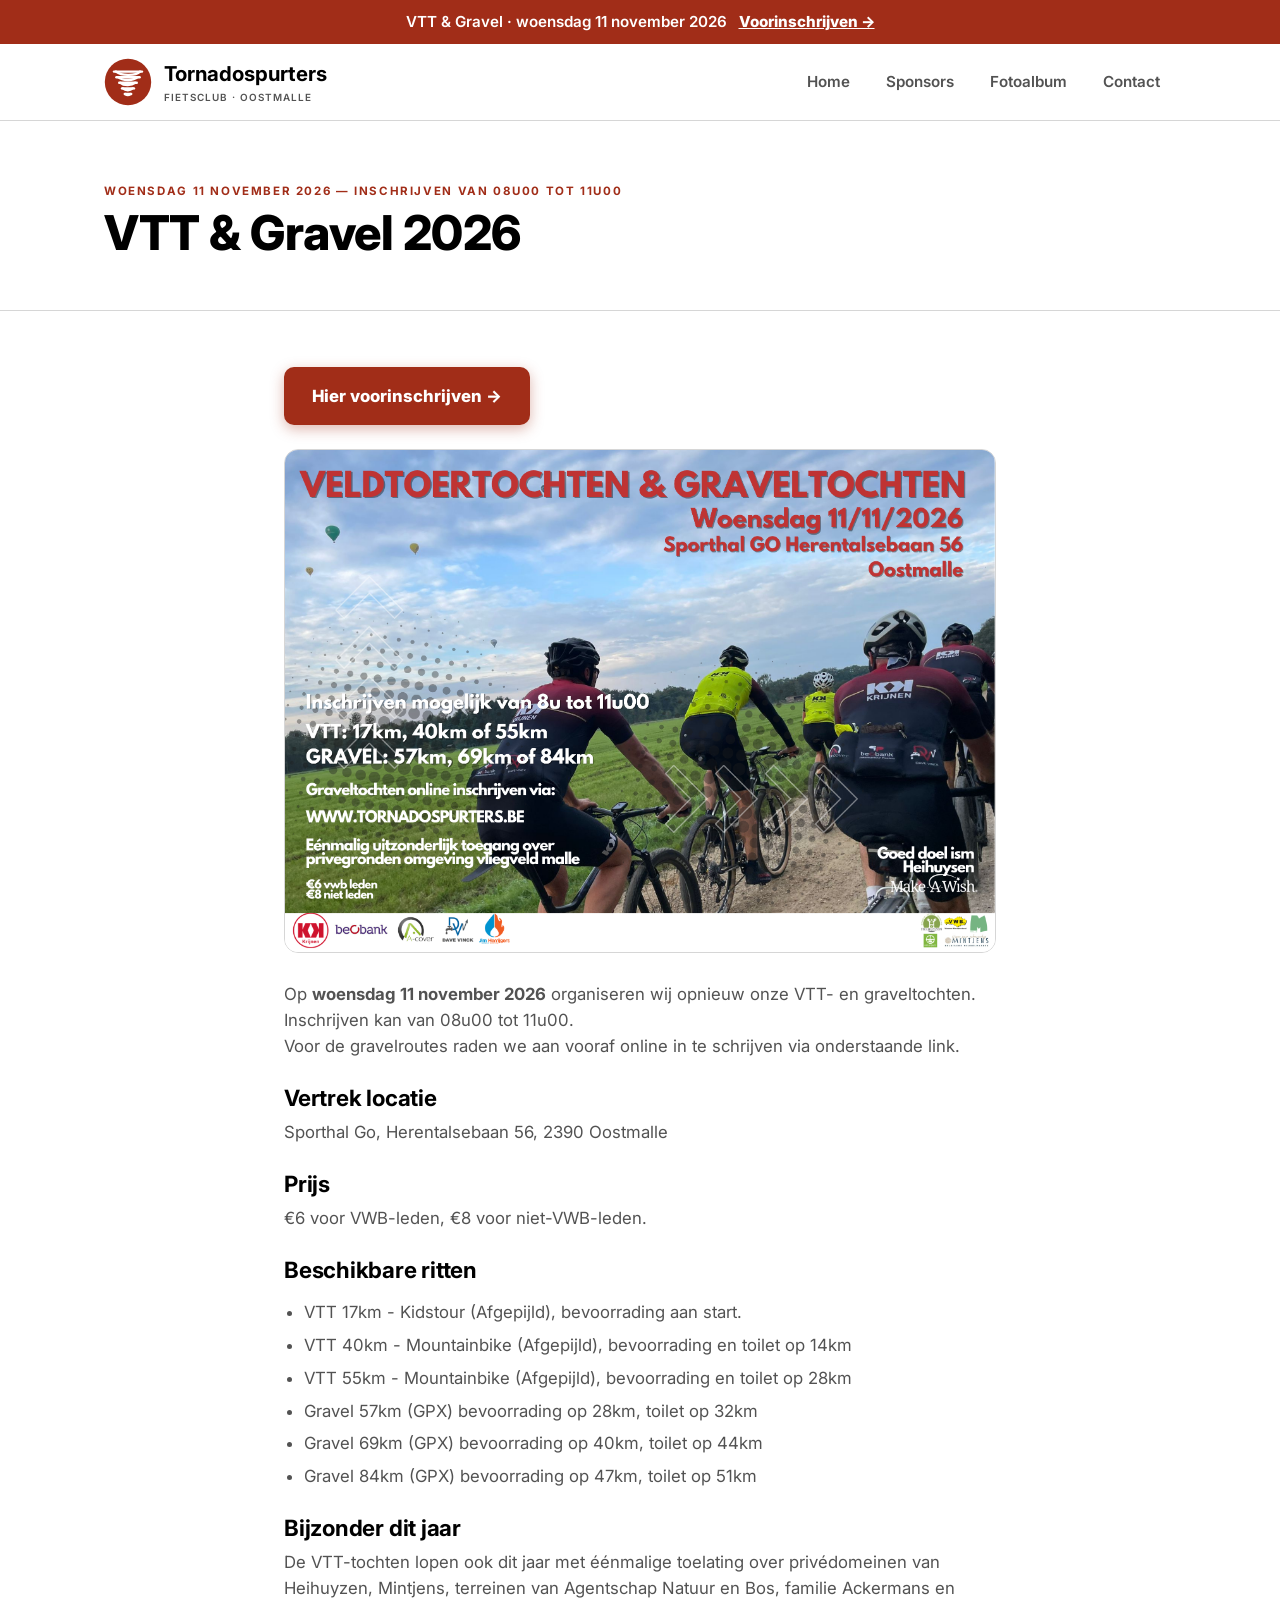
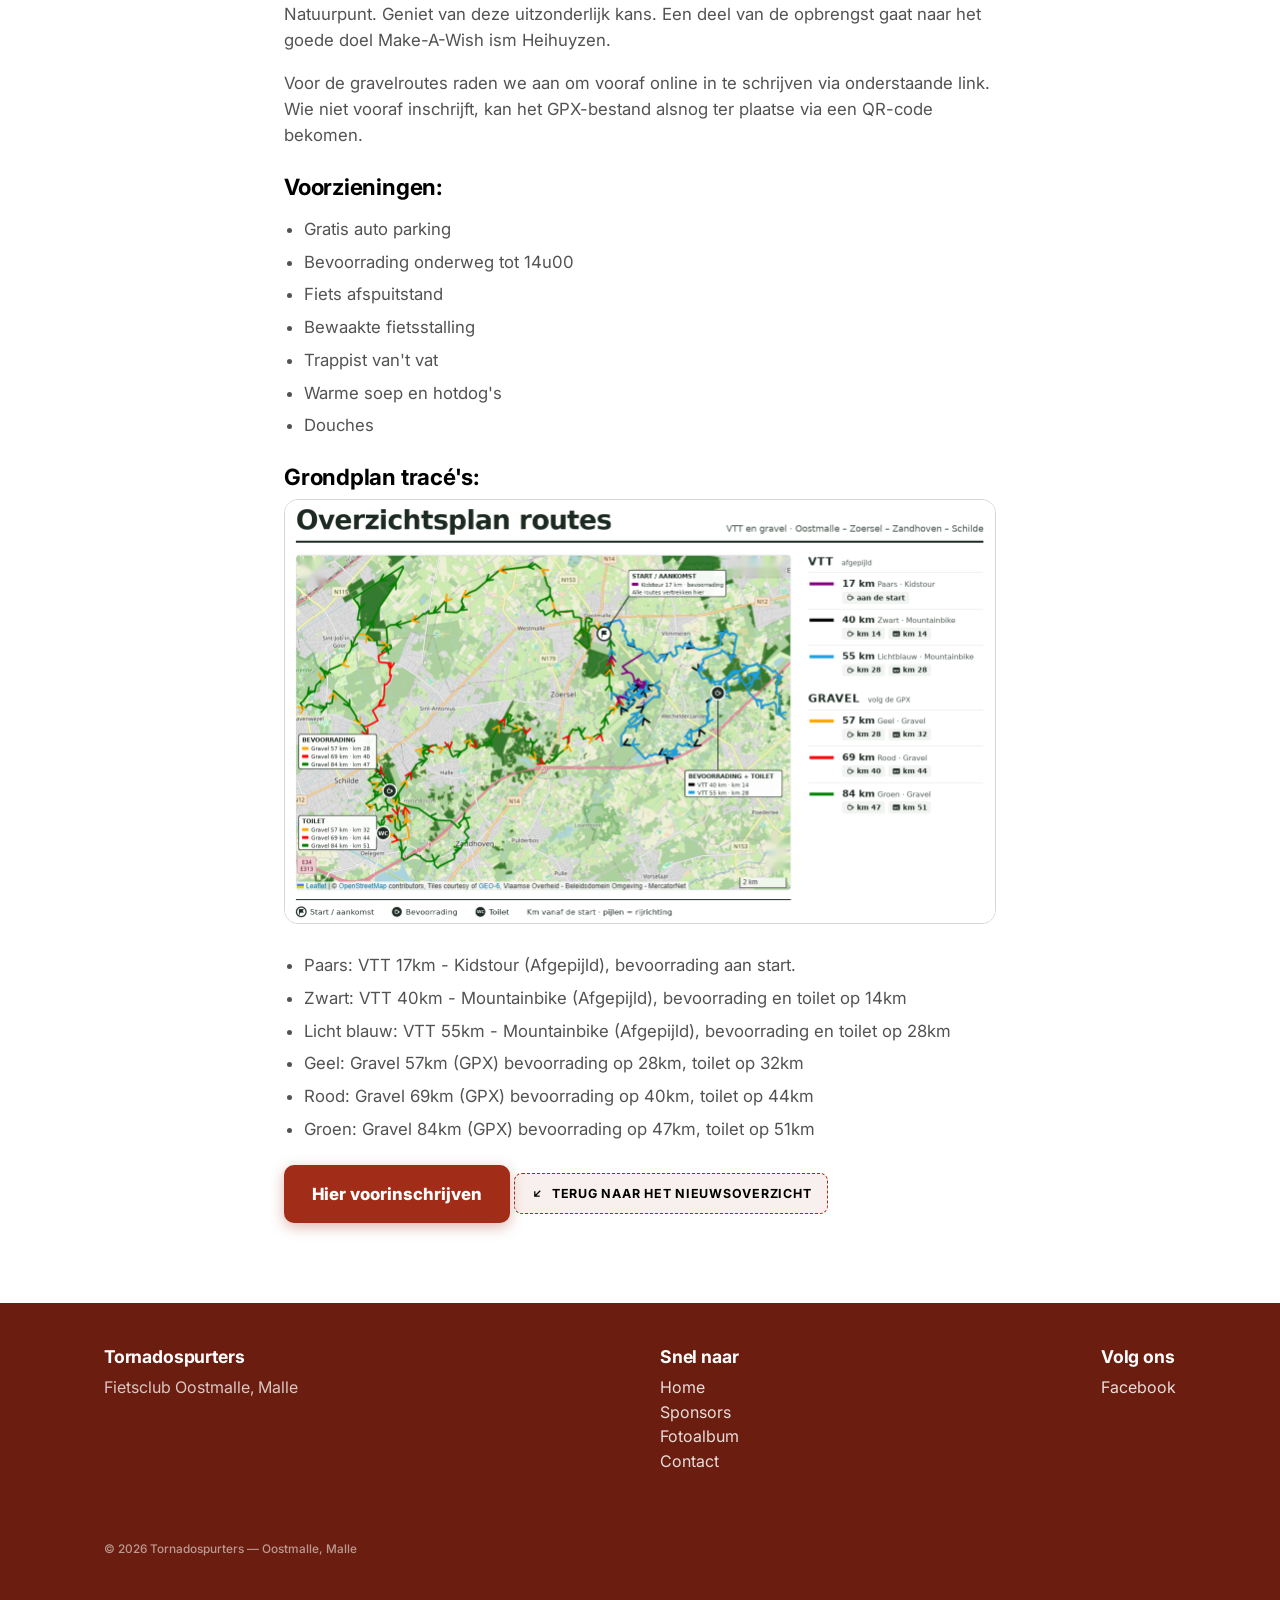
<file: nieuws/vtt-gravel-2026.html>
<!doctype html>
<html lang="nl">
<head>
<meta charset="utf-8">
<meta name="viewport" content="width=device-width, initial-scale=1.0">
<title>VTT & Gravel 2026 — Tornadospurters</title>
<meta name="description" content="VTT- en graveltochten 2026, georganiseerd door Tornadospurters in Oostmalle.">
<link rel="stylesheet" href="../style.css">
<link rel="icon" type="image/png" sizes="32x32" href="../images/favicon-32.png">
<link rel="apple-touch-icon" href="../images/favicon-180.png">
</head>
<body>

<div class="event-banner">
  VTT &amp; Gravel · woensdag 11 november 2026
  <a href="https://www.vbr-vlaanderen.be/voorinschrijvingen/inschrijvingsform_msp.php?event_id=19360" target="_blank" rel="noopener noreferrer">Voorinschrijven →</a>
</div>
  
<header class="site-header">
  <div class="wrap">
    <a href="../index.html" class="brand">
      <img class="mark" src="../images/logo-tornado.svg" alt="">
      <span>Tornadospurters<small>Fietsclub · Oostmalle</small></span>
    </a>
    <button class="nav-toggle" aria-label="Menu openen" aria-expanded="false"><span></span><span></span><span></span></button>
    <nav class="main-nav">
      <a href="../index.html">Home</a>
      <a href="../sponsors.html">Sponsors</a>
      <a href="../fotoalbum.html">Fotoalbum</a>
      <a href="../contact.html">Contact</a>
    </nav>
  </div>
</header>

<div class="page-hero">
  <div class="wrap">
    <span class="eyebrow">Woensdag 11 november 2026 — inschrijven van 08u00 tot 11u00</span>
    <h1>VTT & Gravel 2026</h1>
  </div>
</div>

<section class="tight">
  <div class="wrap article">
    
    <div class="cta-row" style="margin-bottom:24px;">
  <a class="btn-primary" href="https://www.vbr-vlaanderen.be/voorinschrijvingen/inschrijvingsform_msp.php?event_id=19360" target="_blank" rel="noopener noreferrer">Hier voorinschrijven →</a>
</div>
    
    <div class="article-image"><img src="../images/VTT2026/Poster Gravel en VTT 2026 liggend.png" alt="VTT & Gravel 2026"></div>
    <div class="article-body">
      <p>Op <strong>woensdag 11 november 2026</strong> organiseren wij opnieuw onze VTT- en graveltochten. Inschrijven kan van 08u00 tot 11u00. 
        <br> Voor de gravelroutes raden we aan vooraf online in te schrijven via onderstaande link. 
        </p>
      <h2>Vertrek locatie</h2>
      <p>Sporthal Go, Herentalsebaan 56, 2390 Oostmalle</p>
      <h2>Prijs</h2>
      <p>€6 voor VWB-leden, €8 voor niet-VWB-leden.</p>
      <h2>Beschikbare ritten</h2>
      <ul>
        <li>VTT 17km - Kidstour (Afgepijld), bevoorrading aan start.</li>
        <li>VTT 40km - Mountainbike (Afgepijld), bevoorrading en toilet op 14km</li>
        <li>VTT 55km - Mountainbike (Afgepijld), bevoorrading en toilet op 28km</li>
        <li>Gravel 57km (GPX) bevoorrading op 28km, toilet op 32km </li>
        <li>Gravel 69km (GPX) bevoorrading op 40km, toilet op 44km </li>
        <li>Gravel 84km (GPX) bevoorrading op 47km, toilet op 51km </li>
      </ul>
      <h2>Bijzonder dit jaar</h2>
      <p>De VTT-tochten lopen ook dit jaar met éénmalige toelating over privédomeinen van 
        Heihuyzen, Mintjens, terreinen van Agentschap Natuur en Bos, familie Ackermans en Natuurpunt. Geniet van deze uitzonderlijk kans.
        Een deel van de opbrengst gaat naar het goede doel Make-A-Wish ism Heihuyzen.</p>
      <p>Voor de gravelroutes raden we aan om vooraf online in te schrijven via onderstaande link. <br>
        Wie niet vooraf inschrijft, kan het GPX-bestand alsnog ter plaatse via een QR-code bekomen.</p>
      <h2>Voorzieningen:</h2>
      <ul>
        <li>Gratis auto parking</li>
        <li>Bevoorrading onderweg tot 14u00</li>
        <li>Fiets afspuitstand</li>
        <li>Bewaakte fietsstalling</li>
        <li>Trappist van't vat</li>
        <li>Warme soep en hotdog's</li>
        <li>Douches</li>
      </ul>
      <h2>Grondplan tracé's:</h2>
       <div class="article-image"><img src="../images/VTT2026/Trace2026.png" alt="Trace2026"></div>
      <ul>
        <li>Paars: VTT 17km - Kidstour (Afgepijld), bevoorrading aan start.</li>
        <li>Zwart: VTT 40km - Mountainbike (Afgepijld), bevoorrading en toilet op 14km</li>
        <li>Licht blauw: VTT 55km - Mountainbike (Afgepijld), bevoorrading en toilet op 28km</li>
        <li>Geel: Gravel 57km (GPX) bevoorrading op 28km, toilet op 32km </li>
        <li>Rood: Gravel 69km (GPX) bevoorrading op 40km, toilet op 44km </li>
        <li>Groen: Gravel 84km (GPX) bevoorrading op 47km, toilet op 51km </li>
      </ul>
    </div>
    <a class="btn-primary" href="https://www.vbr-vlaanderen.be/voorinschrijvingen/inschrijvingsform_msp.php?event_id=19360" target="_blank">
      Hier voorinschrijven
    </a>
    <a class="ticket-btn" href="../index.html">
      <svg viewBox="0 0 24 24" fill="none" stroke="currentColor" stroke-width="2.4"><path d="M17 7 7 17M16 17H7V8"/></svg>
      Terug naar het nieuwsoverzicht
    </a>
  </div>
</section>

<footer>
  <div class="wrap">
    <div>
      <h4>Tornadospurters</h4>
      <p style="color:rgba(255,255,255,.75)">Fietsclub Oostmalle, Malle</p>
    </div>
    <div>
      <h4>Snel naar</h4>
      <p><a href="../index.html">Home</a><br><a href="../sponsors.html">Sponsors</a><br><a href="../fotoalbum.html">Fotoalbum</a><br><a href="../contact.html">Contact</a></p>
    </div>
    <div>
      <h4>Volg ons</h4>
      <p><a href="https://facebook.com/tornadospurters" target="_blank" rel="noopener noreferrer">Facebook</a></p>
    </div>
    <p class="fine">© <span id="year"></span> Tornadospurters — Oostmalle, Malle</p>
  </div>
</footer>

<script src="../script.js"></script>
<script>document.getElementById('year').textContent = new Date().getFullYear();</script>
</body>
</html>
</file>
<file: style.css>
/* ==========================================================================
   Tornadospurters — stylesheet
   Kleurenschema: rood, wit en zwart (fietsclub-uitstraling).
   ========================================================================== */

@import url('https://fonts.googleapis.com/css2?family=Inter:wght@400;500;600;700;800&display=swap');

:root{
  --white: #FFFFFF;
  --black: #000000;
  --text: #000000;
  --text-soft: rgba(0,0,0,0.68);
  --red: #A12D18;
  --red-dark: #6B1E10;
  --line: rgba(0,0,0,0.16);

  /* Aptos is Microsoft's default Office/Windows 11 font. It isn't a
     licensed webfont, so it can't be distributed via a CDN — instead we
     reference it by name so it renders as Aptos on any device that
     already has it installed (most Windows 11 / Microsoft 365 machines),
     and falls back to Segoe UI, then Inter (a similarly-shaped open font
     loaded below), then the system default everywhere else. */
  --font: 'Aptos', 'Aptos Fallback', 'Segoe UI Variable', 'Segoe UI', 'Inter', system-ui, -apple-system, sans-serif;

  --max: 1120px;
}

*,*::before,*::after{ box-sizing:border-box; }
html{ scroll-behavior:smooth; }
body{
  margin:0;
  background:var(--white);
  color:var(--text);
  font-family:var(--font);
  font-size:16px;
  line-height:1.55;
  -webkit-font-smoothing:antialiased;
}
img{ max-width:100%; display:block; }
a{ color:inherit; }
h1,h2,h3,h4{
  font-family:var(--font);
  font-weight:700;
  line-height:1.08;
  margin:0 0 .4em;
  letter-spacing:-0.01em;
}
p{ margin:0 0 1em; color:var(--text-soft); }
.wrap{ max-width:var(--max); margin:0 auto; padding:0 24px; }

:focus-visible{ outline:3px solid var(--red); outline-offset:3px; }
@media (prefers-reduced-motion: reduce){
  *{ animation-duration:0.001ms !important; transition-duration:0.001ms !important; scroll-behavior:auto !important; }
}

/* ---------- eyebrow / labels ---------- */
.eyebrow{
  font-family:var(--font);
  font-weight:700;
  font-size:.72rem;
  letter-spacing:.14em;
  text-transform:uppercase;
  color:var(--red);
  display:inline-block;
  margin-bottom:.6em;
}

/* ---------- header ---------- */
.site-header{
  position:sticky; top:0; z-index:50;
  background:var(--white);
  border-bottom:1px solid var(--line);
}
.site-header .wrap{
  display:flex; align-items:center; justify-content:space-between;
  height:76px;
}
.brand{
  display:flex; align-items:center; gap:12px;
  font-family:var(--font); font-weight:700; font-size:1.28rem;
  text-decoration:none; color:var(--text);
}
.brand .mark{
  width:38px;height:38px;border-radius:50%;
  background:var(--red);
  display:flex;align-items:center;justify-content:center;
  color:var(--white); font-family:var(--font); font-weight:700; font-size:1.05rem;
  flex:none;
}
.brand img.mark{
  width:auto; height:48px; border-radius:0; background:none;
}
.brand small{
  display:block; font-family:var(--font); font-weight:600; font-size:.62rem;
  letter-spacing:.1em; text-transform:uppercase; color:var(--text-soft);
}
nav.main-nav{ display:flex; align-items:center; gap:4px; }
nav.main-nav a{
  font-family:var(--font); font-weight:600; font-size:.95rem;
  text-decoration:none; color:var(--text-soft);
  padding:10px 16px; border-radius:999px;
  transition:color .15s ease, background .15s ease;
}
nav.main-nav a:hover{ color:var(--text); background:rgba(0,0,0,.06); }
nav.main-nav a.active{ color:var(--white); background:var(--red); }

.nav-toggle{
  display:none; background:none; border:2px solid var(--text); border-radius:8px;
  width:44px; height:40px; cursor:pointer; padding:0;
  flex-direction:column; align-items:center; justify-content:center; gap:5px;
}
.nav-toggle span{ width:20px; height:2px; background:var(--text); display:block; }

@media (max-width: 760px){
  nav.main-nav{
    position:absolute; top:76px; left:0; right:0;
    background:var(--white); border-bottom:1px solid var(--line);
    flex-direction:column; align-items:stretch; padding:8px 24px 18px;
    display:none;
  }
  nav.main-nav.open{ display:flex; }
  nav.main-nav a{ padding:12px 10px; border-radius:8px; }
  .nav-toggle{ display:flex; }
}

/* ---------- hero (wide, short) ---------- */
.hero{
  position:relative;
  width:100%;
  aspect-ratio: 3 / 1;
  min-height:240px;
  max-height:460px;
  overflow:hidden;
  background:var(--red-dark);
}
.hero img{
  width:100%; height:100%; object-fit:cover;
  object-position:center 30%;
}
@media (max-width:640px){
  .hero{ aspect-ratio: 4 / 3; max-height:420px; }
}
.hero::after{
  content:"";
  position:absolute; inset:0;
  background:linear-gradient(0deg, rgba(0,0,0,.68) 0%, rgba(0,0,0,.28) 45%, rgba(0,0,0,.05) 75%);
}
.hero-copy{
  position:absolute; left:0; right:0; bottom:0;
  padding:28px 24px 30px;
  color:var(--white);
}
.hero-copy .wrap{ padding:0; }
.hero-copy .eyebrow{ color:var(--white); }
.hero-copy h1{ color:var(--white); font-weight:800; font-size:clamp(1.6rem, 4.4vw, 2.9rem); margin-bottom:.2em; }
.hero-copy p{ color:rgba(255,255,255,.86); max-width:52ch; margin:0; font-size:1.02rem; }

.page-hero{
  padding:56px 0 32px;
  border-bottom:1px solid var(--line);
}
.page-hero h1{ font-weight:800; font-size:clamp(2rem, 5vw, 3rem); }
.page-hero p{ max-width:62ch; font-size:1.08rem; }

/* ---------- sections ---------- */
section{ padding:64px 0; }
section.tight{ padding:40px 0; }
.section-head{ margin-bottom:36px; max-width:70ch; }
.section-head h2{ font-size:clamp(1.6rem, 3.4vw, 2.2rem); }

/* ---------- hoofdbericht / featured post ---------- */
.featured-post{
  display:grid; grid-template-columns:1fr 1fr; gap:36px; align-items:center;
  border:1px solid var(--line); border-radius:16px; padding:28px;
  margin-bottom:48px;
}
@media (max-width:760px){ .featured-post{ grid-template-columns:1fr; } }
.featured-post .thumb{ border-radius:12px; overflow:hidden; border:1px solid var(--line); }
.featured-post .thumb img{ width:100%; height:100%; object-fit:cover; display:block; }
.featured-post .badge{
  display:inline-block; background:var(--red); color:var(--white);
  font-family:var(--font); font-weight:700; font-size:.68rem; letter-spacing:.1em; text-transform:uppercase;
  padding:4px 12px; border-radius:999px; margin-bottom:.8em;
}
.featured-post h2{ font-size:clamp(1.5rem, 3vw, 2rem); }
.featured-post p{ font-size:1.02rem; }

/* ---------- blog / news cards ---------- */
.card-grid{
  display:grid; gap:28px;
  grid-template-columns:repeat(auto-fit, minmax(280px, 1fr));
}
.post-card{
  background:var(--white);
  border:1px solid var(--line);
  border-radius:14px;
  overflow:hidden;
  display:flex; flex-direction:column;
}
.post-card .thumb{ aspect-ratio:16/10; overflow:hidden; background:var(--red-dark); }
.post-card .thumb img{ width:100%; height:100%; object-fit:cover; }
.post-card .body{ padding:22px 22px 24px; display:flex; flex-direction:column; flex:1; }
.post-card h3{ font-size:1.24rem; margin-bottom:.35em; }
.post-card p{ font-size:.96rem; flex:1; }

/* ticket-stub button — dashed edge, like a raffle / tombola ticket */
.ticket-btn{
  align-self:flex-start;
  margin-top:14px;
  display:inline-flex; align-items:center; gap:8px;
  font-family:var(--font); font-size:.78rem; font-weight:700;
  letter-spacing:.06em; text-transform:uppercase;
  text-decoration:none; color:var(--text);
  padding:10px 16px;
  border:1.5px dashed var(--red);
  border-radius:8px;
  background:rgba(161,45,24,.07);
  transition:background .15s ease, transform .15s ease;
}
.ticket-btn:hover{ background:rgba(161,45,24,.15); transform:translateY(-1px); }
.ticket-btn svg{ width:13px; height:13px; flex:none; }

/* ---------- sponsors ---------- */
.sponsor-grid{
  display:grid; gap:22px;
  grid-template-columns:repeat(auto-fit, minmax(220px, 1fr));
}
.sponsor-card{
  background:var(--white);
  border:1px solid var(--line);
  border-radius:14px;
  padding:28px 20px;
  display:flex; flex-direction:column; align-items:center; text-align:center;
  gap:14px;
}
.sponsor-logo{
  width:100%; height:96px;
  border-radius:10px;
  display:flex; align-items:center; justify-content:center;
  background:var(--white);
  border:1px solid var(--line);
  font-family:var(--font); font-weight:700; font-size:1.1rem;
  color:var(--red);
}
.sponsor-card .name{ font-weight:600; }
.sponsor-tier{
  font-family:var(--font); font-weight:700; font-size:.68rem; letter-spacing:.12em; text-transform:uppercase;
  color:var(--red);
}
.note-box{
  margin-top:8px;
  border:1px dashed var(--line);
  border-radius:12px;
  padding:16px 18px;
  font-family:var(--font); font-size:.82rem; color:var(--text-soft);
  background:rgba(161,45,24,.07);
}

/* ---------- fotoalbum ---------- */
.album-group{ margin-bottom:52px; }
.album-group:last-child{ margin-bottom:0; }
.album-head{
  display:flex; align-items:baseline; justify-content:space-between; gap:16px;
  border-bottom:1px solid var(--line); padding-bottom:12px; margin-bottom:20px;
  flex-wrap:wrap;
}
.album-head h2{ font-size:1.5rem; margin:0; }
.album-head .eyebrow{ margin:0; }
.photo-grid{
  display:grid; gap:12px;
  grid-template-columns:repeat(auto-fill, minmax(200px, 1fr));
}
.photo-grid button{
  padding:0; border:none; background:none; cursor:pointer;
  border-radius:10px; overflow:hidden; aspect-ratio:4/3; line-height:0;
}
.photo-grid img{ width:100%; height:100%; object-fit:cover; transition:transform .3s ease; }
.photo-grid button:hover img{ transform:scale(1.06); }

.lightbox{
  position:fixed; inset:0; z-index:100;
  background:rgba(0,0,0,.9);
  display:none; align-items:center; justify-content:center; padding:32px;
}
.lightbox.open{ display:flex; }
.lightbox img{ max-width:min(92vw, 1000px); max-height:86vh; border-radius:8px; }
.lightbox-close{
  position:absolute; top:20px; right:24px;
  width:44px; height:44px; border-radius:50%;
  background:var(--white); border:none; cursor:pointer;
  font-family:var(--font); font-size:1.3rem; color:var(--text);
}

/* ---------- contact ---------- */
.board-grid{
  display:grid; gap:22px;
  grid-template-columns:repeat(auto-fit, minmax(240px, 1fr));
}
.board-card{
  background:var(--white); border:1px solid var(--line); border-radius:14px;
  padding:24px;
}
.board-card .role{
  font-family:var(--font); font-weight:700; font-size:.7rem; letter-spacing:.1em; text-transform:uppercase;
  color:var(--red); margin-bottom:.5em; display:block;
}
.board-card h3{ font-size:1.15rem; margin-bottom:.5em; }
.board-card a{ color:var(--red); text-decoration:none; font-weight:600; }
.board-card a:hover{ text-decoration:underline; }

.contact-panel{
  display:grid; gap:32px;
  grid-template-columns:1.1fr .9fr;
}
@media (max-width:820px){ .contact-panel{ grid-template-columns:1fr; } }
.info-list{ list-style:none; margin:0; padding:0; }
.info-list li{
  display:flex; gap:14px; padding:14px 0; border-bottom:1px solid var(--line);
}
.info-list li:last-child{ border-bottom:none; }
.info-list .label{
  font-family:var(--font); font-weight:700; font-size:.72rem; letter-spacing:.08em; text-transform:uppercase;
  color:var(--text-soft); min-width:96px; padding-top:2px;
}
.map-frame{
  border-radius:14px; overflow:hidden; border:1px solid var(--line); min-height:280px;
}
.map-frame iframe{ width:100%; height:100%; min-height:280px; border:0; display:block; }

/* ---------- individual article / post page ---------- */
.article{ max-width:760px; }
.article-image{
  border-radius:14px; overflow:hidden; margin-bottom:28px; border:1px solid var(--line);
}
.article-image img{ width:100%; height:auto; }
.article-body{ font-size:1.05rem; }
.article-body h2{ font-size:1.4rem; margin-top:1.2em; }
.article-body ul{ padding-left:1.2em; }
.article-body li{ margin-bottom:.4em; color:var(--text-soft); }
.article-body p{ color:var(--text-soft); }
footer{
  background:var(--red-dark); color:rgba(255,255,255,.85);
  padding:44px 0 30px; margin-top:40px;
}
footer .wrap{ display:flex; justify-content:space-between; gap:24px; flex-wrap:wrap; }
footer h4{ color:var(--white); font-size:1.1rem; margin-bottom:.5em; }
footer a{ color:rgba(255,255,255,.85); text-decoration:none; }
footer a:hover{ text-decoration:underline; }
footer .fine{
  font-family:var(--font); font-weight:500; font-size:.74rem; color:rgba(255,255,255,.55);
  margin-top:26px; width:100%;
}

.placeholder-flag{
  display:inline-block; margin-left:8px; padding:2px 8px; border-radius:999px;
  background:var(--red); color:var(--white); font-family:var(--font);
  font-size:.62rem; letter-spacing:.06em; text-transform:uppercase; font-weight:700;
  vertical-align:middle;
}
/* ---------- inschrijfknop (CTA) ---------- */
.btn-primary{
  display:inline-flex; align-items:center; gap:10px;
  background:var(--red); color:var(--white);
  font-family:var(--font); font-weight:800; font-size:1.05rem;
  padding:16px 28px; border-radius:10px; text-decoration:none;
  box-shadow:0 4px 14px rgba(161,45,24,.35);
  transition:background .15s ease, transform .15s ease;
}
.btn-primary:hover{ background:var(--red-dark); transform:translateY(-1px); }
.cta-row{ display:flex; flex-wrap:wrap; gap:14px; align-items:center; margin-top:16px; }
.cta-row .ticket-btn{ margin-top:0; }
@media (max-width:640px){ .btn-primary{ width:100%; justify-content:center; } }

.event-banner{
  background:var(--red); color:var(--white); text-align:center;
  padding:10px 16px; font-weight:600; font-size:.95rem;
}
.event-banner a{ color:var(--white); font-weight:800; text-decoration:underline; margin-left:8px; white-space:nowrap; }
</file>
